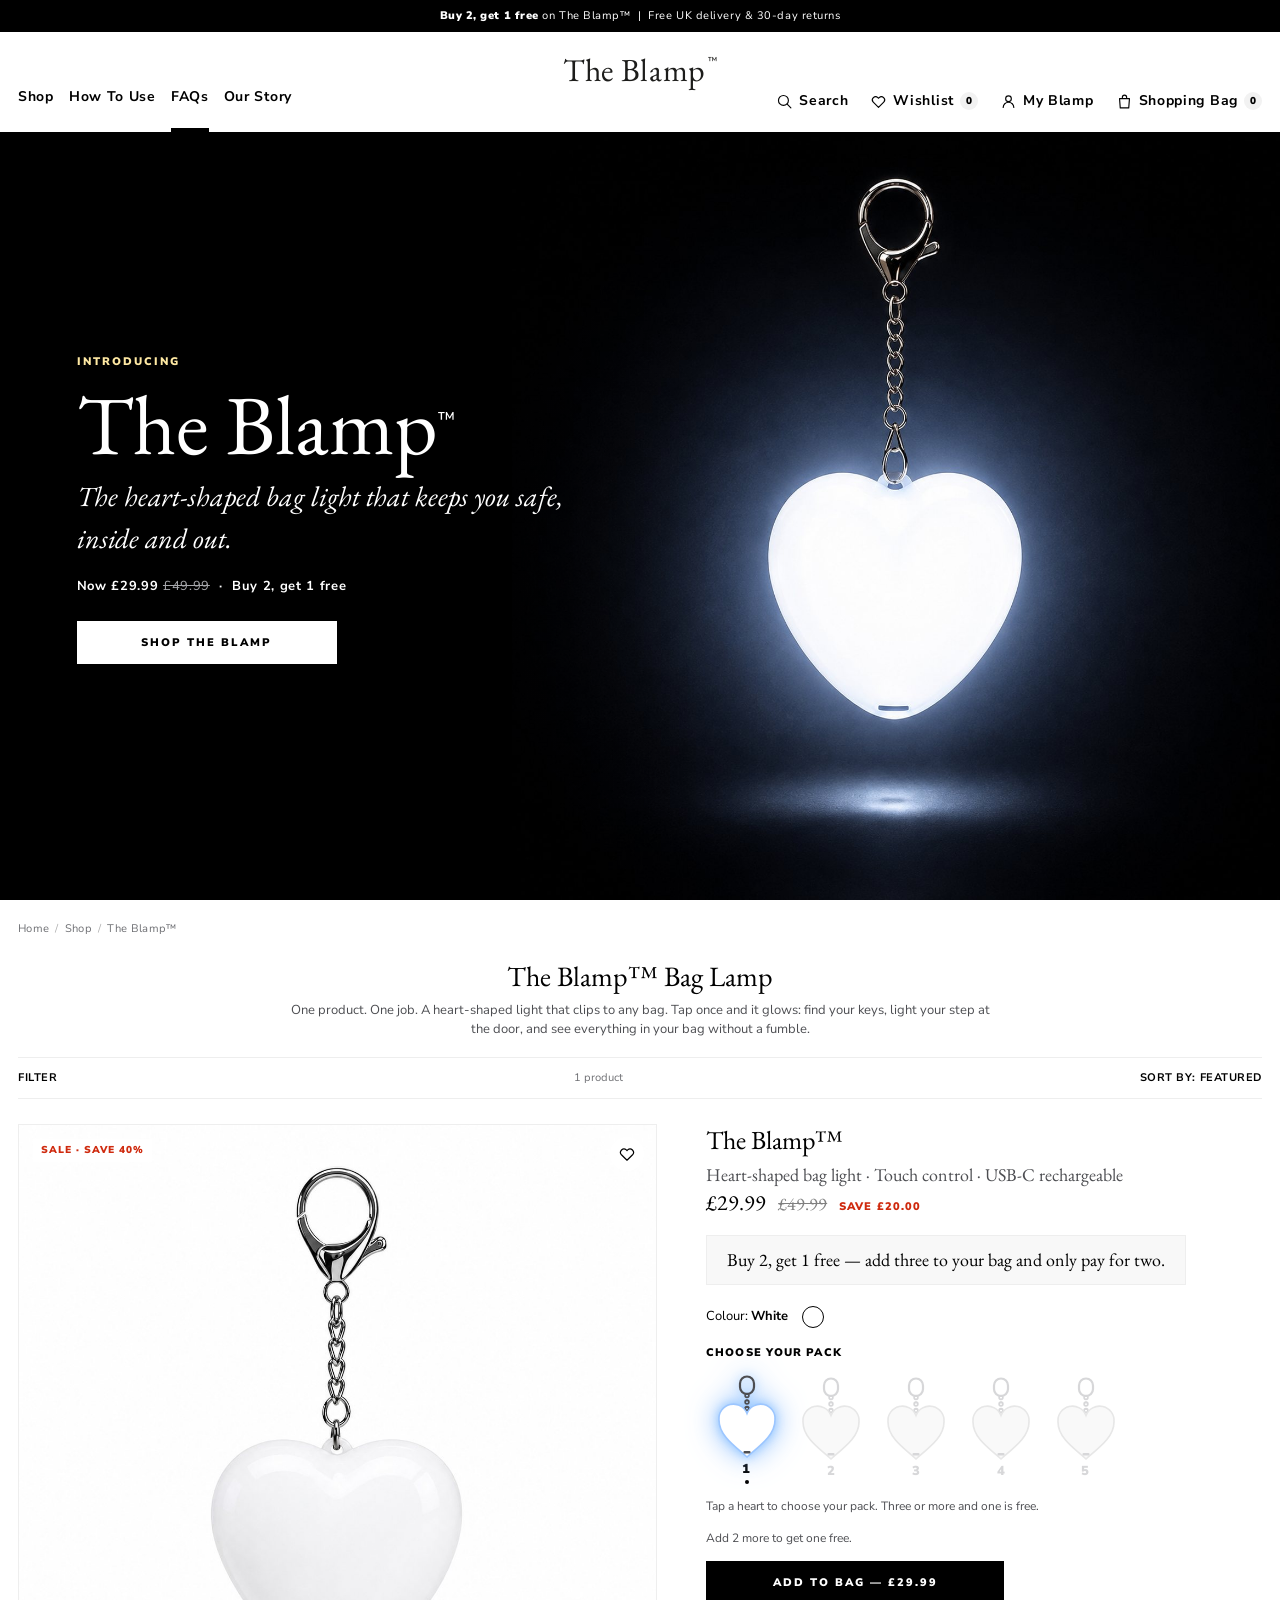
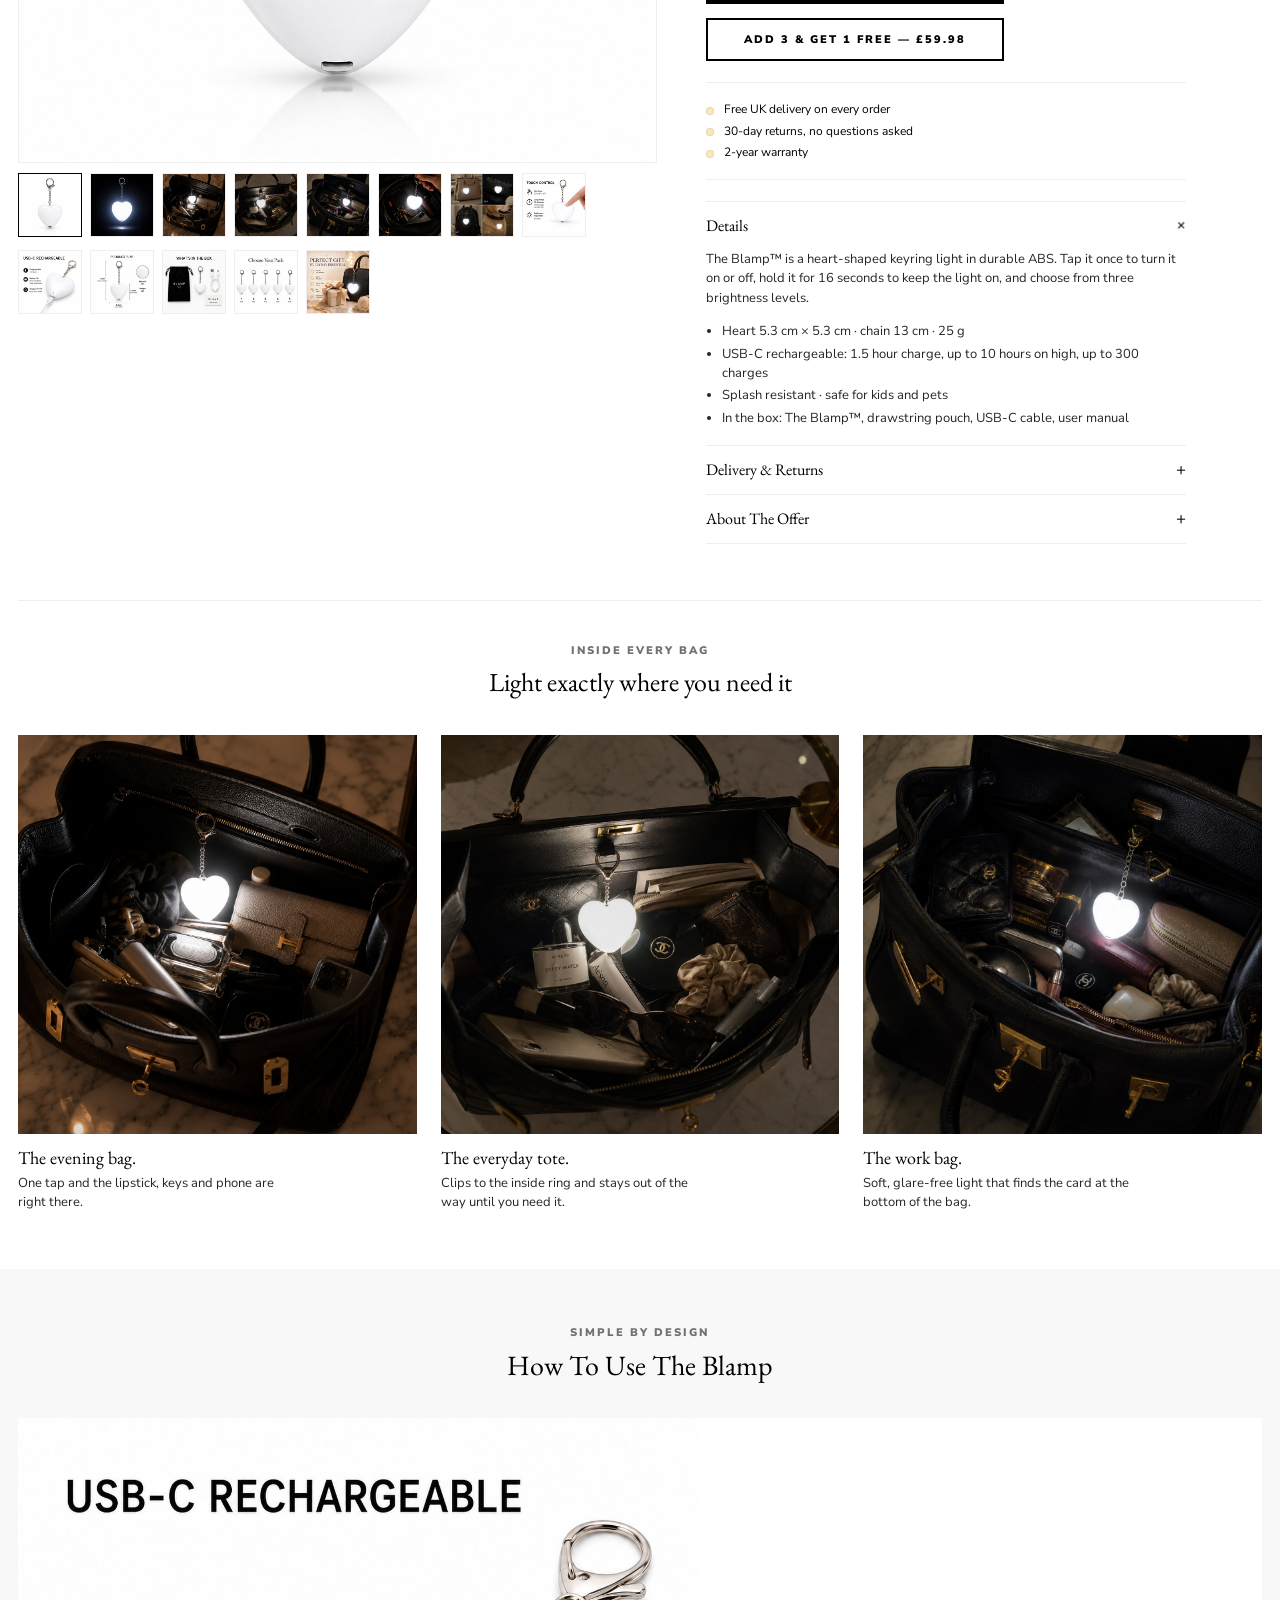
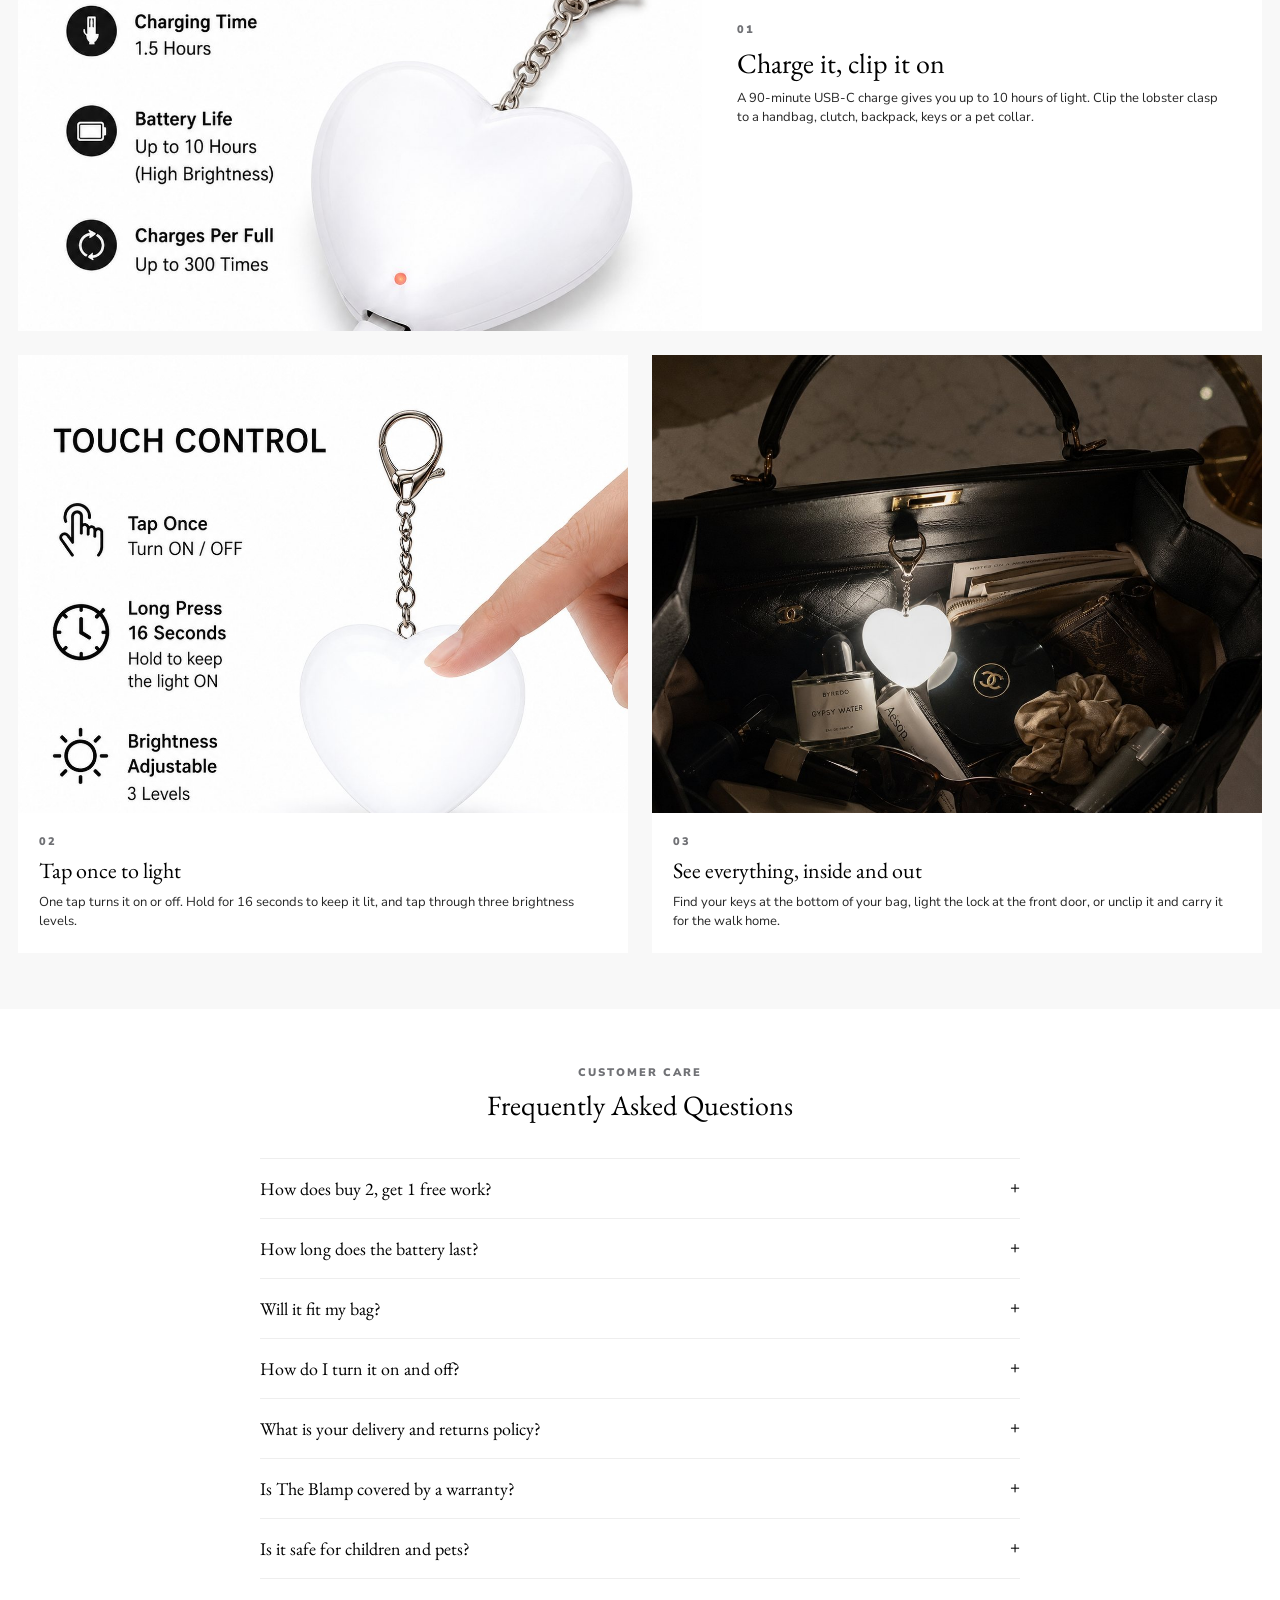
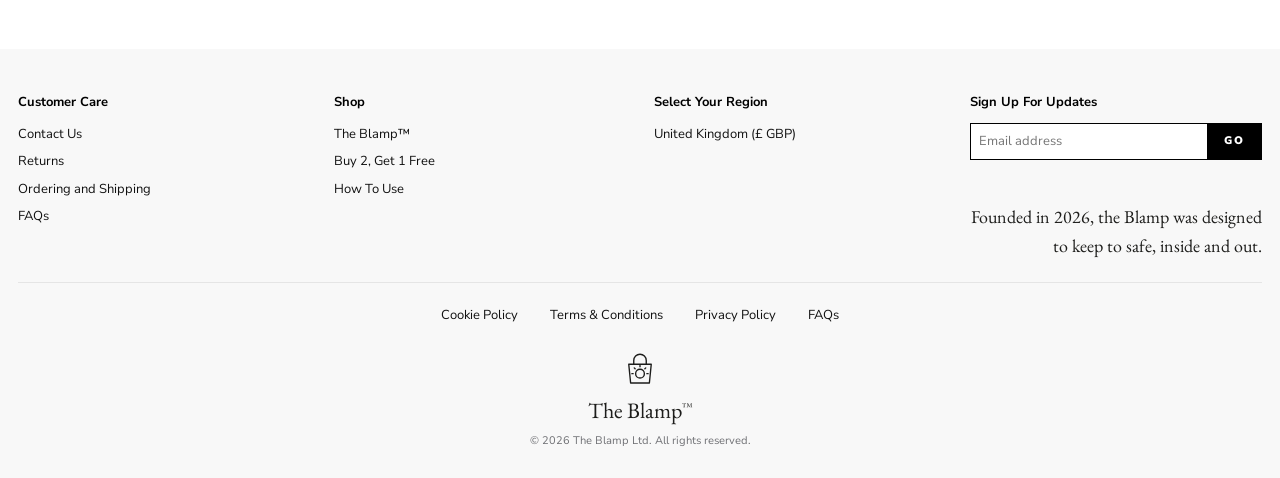
<file: index.html>
<!DOCTYPE html>
<html lang="en-gb">
<head>
  <meta charset="utf-8">
  <meta name="viewport" content="width=device-width, initial-scale=1">
  <title>The Blamp™ | The Bag Lamp – Keeps you safe, inside and out</title>
  <meta name="description" content="The Blamp™ is a heart-shaped, touch-controlled bag light designed to keep you safe, inside and out. £29.99, was £49.99. Buy 2, get 1 free. Free UK delivery.">
  <link rel="icon" href="assets/img/favicon.svg" type="image/svg+xml">
  <link rel="preconnect" href="https://fonts.googleapis.com">
  <link rel="preconnect" href="https://fonts.gstatic.com" crossorigin>
  <link href="https://fonts.googleapis.com/css2?family=EB+Garamond:ital,wght@0,400;0,500;1,400&family=Nunito+Sans:ital,wght@0,400;0,700;0,900;1,400&display=swap" rel="stylesheet">
  <link rel="stylesheet" href="assets/css/styles.css">
  <script type="application/ld+json">
  {
    "@context": "https://schema.org",
    "@type": "Product",
    "name": "The Blamp™",
    "description": "A heart-shaped, touch-controlled, USB-C rechargeable bag light designed to keep you safe, inside and out.",
    "image": "https://thebaglamp.com/assets/img/pdp/pdp-01-front.jpg",
    "brand": { "@type": "Brand", "name": "The Blamp" },
    "offers": {
      "@type": "Offer",
      "priceCurrency": "GBP",
      "price": "29.99",
      "availability": "https://schema.org/InStock",
      "url": "https://thebaglamp.com/#shop"
    }
  }
  </script>
</head>
<body>
<div class="site-wrapper has-site-updates" id="site">

  <a class="skip-link" href="#shop">Skip to product</a>

  <!-- ===================== HEADER ===================== -->
  <div class="site-updates" id="site-updates">
    <p class="site-updates__text"><strong>Buy 2, get 1 free</strong> on The Blamp™ &nbsp;|&nbsp; Free UK delivery &amp; 30-day returns</p>
  </div>

  <header class="site-header site-header--fixed" id="site-header">
    <h1 class="show-for-sr">The Blamp™ – The Bag Lamp</h1>
    <div class="header-wrapper">

      <button class="main-nav__toggler show-for-medium-down" id="mobile-header" aria-label="Open menu" aria-expanded="false" aria-controls="main-nav">
        <span class="icon-burger" aria-hidden="true"><i></i><i></i><i></i></span>
      </button>
      <button class="personal-nav__btn personal-nav__search-mobile show-for-medium-down" data-open-search aria-label="Search">
        <svg class="icon" viewBox="0 0 24 24" aria-hidden="true"><circle cx="10.5" cy="10.5" r="7" fill="none" stroke="currentColor" stroke-width="1.6"/><path d="M15.8 15.8 21 21" stroke="currentColor" stroke-width="1.6" stroke-linecap="round"/></svg>
      </button>

      <a class="site-logo site-logo--medium" href="#top" aria-label="The Blamp home">
        <span class="site-logo__word">The Blamp</span><span class="site-logo__tm">™</span>
      </a>

      <nav class="personal-nav" aria-label="Account and bag">
        <ul class="personal-nav__list">
          <li class="personal-nav__item show-for-large-up">
            <button class="personal-nav__btn" data-open-search>
              <svg class="icon" viewBox="0 0 24 24" aria-hidden="true"><circle cx="10.5" cy="10.5" r="7" fill="none" stroke="currentColor" stroke-width="1.6"/><path d="M15.8 15.8 21 21" stroke="currentColor" stroke-width="1.6" stroke-linecap="round"/></svg>
              <span class="personal-nav__text">Search</span>
            </button>
          </li>
          <li class="personal-nav__item show-for-large-up">
            <button class="personal-nav__btn" data-wishlist-toggle aria-pressed="false">
              <svg class="icon icon-heart" viewBox="0 0 24 24" aria-hidden="true"><path d="M12 20.3 4.6 13a4.6 4.6 0 0 1 6.5-6.5l.9.9.9-.9a4.6 4.6 0 0 1 6.5 6.5z" fill="none" stroke="currentColor" stroke-width="1.6" stroke-linejoin="round"/></svg>
              <span class="personal-nav__text">Wishlist</span>
              <span class="personal-nav__count" data-wishlist-count>0</span>
            </button>
          </li>
          <li class="personal-nav__item show-for-large-up">
            <a class="personal-nav__link" href="#account" data-open-account>
              <svg class="icon" viewBox="0 0 24 24" aria-hidden="true"><circle cx="12" cy="8" r="4" fill="none" stroke="currentColor" stroke-width="1.6"/><path d="M4.5 20.5a7.5 7.5 0 0 1 15 0" fill="none" stroke="currentColor" stroke-width="1.6" stroke-linecap="round"/></svg>
              <span class="personal-nav__text">My Blamp</span>
            </a>
          </li>
          <li class="personal-nav__item">
            <button class="personal-nav__btn personal-nav__bag" data-open-cart aria-label="Open shopping bag">
              <svg class="icon" viewBox="0 0 24 24" aria-hidden="true"><path d="M5 8h14l-1 13H6z" fill="none" stroke="currentColor" stroke-width="1.6" stroke-linejoin="round"/><path d="M9 8V6a3 3 0 0 1 6 0v2" fill="none" stroke="currentColor" stroke-width="1.6"/></svg>
              <span class="personal-nav__text show-for-large-up">Shopping Bag</span>
              <span class="personal-nav__count" data-cart-count>0</span>
            </button>
          </li>
        </ul>
      </nav>

      <nav class="main-nav" id="main-nav" aria-label="Main">
        <ul class="main-nav__list">
          <li class="main-nav__item main-nav__item--selected"><a class="main-nav__link" href="#shop"><span class="main-nav__text">Shop</span></a></li>
          <li class="main-nav__item"><a class="main-nav__link" href="#how-to-use"><span class="main-nav__text">How To Use</span></a></li>
          <li class="main-nav__item"><a class="main-nav__link" href="#faqs"><span class="main-nav__text">FAQs</span></a></li>
          <li class="main-nav__item"><a class="main-nav__link" href="#our-story"><span class="main-nav__text">Our Story</span></a></li>
          <li class="main-nav__item main-nav__item--mobile-only"><a class="main-nav__link" href="#account" data-open-account><span class="main-nav__text">My Blamp</span></a></li>
          <li class="main-nav__item main-nav__item--mobile-only"><button class="main-nav__link" data-wishlist-toggle><span class="main-nav__text">Wishlist (<span data-wishlist-count>0</span>)</span></button></li>
        </ul>
      </nav>

      <div class="search-bar-container" id="search-bar" hidden>
        <form class="search-bar__form" role="search" data-search-form>
          <label class="show-for-sr" for="search-input">Search</label>
          <input class="search-bar__input" id="search-input" type="search" placeholder="Search The Blamp" autocomplete="off">
          <button class="search-bar__btn" type="submit">Search</button>
          <button class="search-bar__close" type="button" data-close-search aria-label="Close search">×</button>
        </form>
        <div class="search-bar__results" data-search-results aria-live="polite"></div>
      </div>
    </div>
  </header>

  <main id="top" class="site-content">

    <!-- ===================== SECTION 1 : COVER ===================== -->
    <section class="cover" id="cover" aria-labelledby="cover-title">
      <div class="cover__media">
        <img class="cover__img" src="assets/img/pdp/hero-glow.jpg" alt="The Blamp heart-shaped bag light glowing in the dark" fetchpriority="high" width="1400" height="1400">
      </div>
      <div class="cover__content">
        <p class="cover__eyebrow">Introducing</p>
        <h2 class="cover__title" id="cover-title">The Blamp<sup>™</sup></h2>
        <p class="cover__subtitle"><em>The heart-shaped bag light that keeps you safe, inside and out.</em></p>
        <p class="cover__offer">Now £29.99 <span class="cover__was">£49.99</span> &nbsp;·&nbsp; Buy 2, get 1 free</p>
        <a class="btn btn--light" href="#shop">Shop The Blamp</a>
      </div>
    </section>

    <!-- ===================== SECTION 2 : PRODUCT BUY BOX ===================== -->
    <section class="product" id="shop" aria-labelledby="product-title">
      <nav class="breadcrumb" aria-label="Breadcrumb">
        <ol class="breadcrumb__list">
          <li><a href="#top">Home</a></li>
          <li><a href="#shop">Shop</a></li>
          <li aria-current="page">The Blamp™</li>
        </ol>
      </nav>

      <div class="plp-header">
        <h2 class="plp-header__title">The Blamp™ Bag Lamp</h2>
        <p class="plp-header__intro">One product. One job. A heart-shaped light that clips to any bag. Tap once and it glows: find your keys, light your step at the door, and see everything in your bag without a fumble.</p>
      </div>

      <div class="plp-toolbar" aria-label="Product list tools">
        <span class="plp-toolbar__filter">Filter</span>
        <span class="plp-toolbar__count">1 product</span>
        <span class="plp-toolbar__sort">Sort by: <strong>Featured</strong></span>
      </div>

      <div class="product__layout">
        <!-- Gallery -->
        <div class="product__gallery">
          <div class="product-tile">
            <span class="product-tile__badge">Sale · Save 40%</span>
            <button class="product-tile__wishlist" data-wishlist-toggle aria-pressed="false" aria-label="Add The Blamp to wishlist">
              <svg class="icon icon-heart" viewBox="0 0 24 24" aria-hidden="true"><path d="M12 20.3 4.6 13a4.6 4.6 0 0 1 6.5-6.5l.9.9.9-.9a4.6 4.6 0 0 1 6.5 6.5z" fill="none" stroke="currentColor" stroke-width="1.6" stroke-linejoin="round"/></svg>
            </button>
            <figure class="product-tile__image">
              <img id="product-main-image" src="assets/img/pdp/pdp-01-front.jpg" alt="The Blamp™ heart-shaped keyring light, front view" width="1200" height="1200">
            </figure>
          </div>
          <ul class="product__thumbs" aria-label="Product images">
            <li><button class="product__thumb is-active" data-image="assets/img/pdp/pdp-01-front.jpg" data-alt="The Blamp™ heart-shaped keyring light, front view"><img src="assets/img/pdp/pdp-01-front-thumb.jpg" alt="" width="120" height="120" loading="lazy"></button></li>
            <li><button class="product__thumb" data-image="assets/img/pdp/pdp-03-glow.jpg" data-alt="The Blamp™ glowing in the dark"><img src="assets/img/pdp/pdp-03-glow-thumb.jpg" alt="" width="120" height="120" loading="lazy"></button></li>
            <li><button class="product__thumb" data-image="assets/img/pdp/lifestyle-01.jpg" data-alt="The Blamp™ lighting the inside of a black leather handbag on a marble table"><img src="assets/img/pdp/lifestyle-01-thumb.jpg" alt="" width="120" height="120" loading="lazy"></button></li>
            <li><button class="product__thumb" data-image="assets/img/pdp/lifestyle-02.jpg" data-alt="The Blamp™ glowing beside perfume, sunglasses and a phone inside a handbag"><img src="assets/img/pdp/lifestyle-02-thumb.jpg" alt="" width="120" height="120" loading="lazy"></button></li>
            <li><button class="product__thumb" data-image="assets/img/pdp/lifestyle-03.jpg" data-alt="The Blamp™ hanging from the clasp inside a black handbag, lighting a purse and lipstick"><img src="assets/img/pdp/lifestyle-03-thumb.jpg" alt="" width="120" height="120" loading="lazy"></button></li>
            <li><button class="product__thumb" data-image="assets/img/pdp/pdp-04-in-bag.jpg" data-alt="The Blamp™ lighting the inside of a handbag"><img src="assets/img/pdp/pdp-04-in-bag-thumb.jpg" alt="" width="120" height="120" loading="lazy"></button></li>
            <li><button class="product__thumb" data-image="assets/img/pdp/pdp-05-everyday.jpg" data-alt="The Blamp™ on a handbag, clutch, backpack and pet collar"><img src="assets/img/pdp/pdp-05-everyday-thumb.jpg" alt="" width="120" height="120" loading="lazy"></button></li>
            <li><button class="product__thumb" data-image="assets/img/pdp/pdp-06-touch.jpg" data-alt="Touch control: tap once to turn on or off, long press to keep the light on, three brightness levels"><img src="assets/img/pdp/pdp-06-touch-thumb.jpg" alt="" width="120" height="120" loading="lazy"></button></li>
            <li><button class="product__thumb" data-image="assets/img/pdp/pdp-07-usb-c.jpg" data-alt="USB-C rechargeable: 1.5 hour charge, up to 10 hours battery life, up to 300 charges"><img src="assets/img/pdp/pdp-07-usb-c-thumb.jpg" alt="" width="120" height="120" loading="lazy"></button></li>
            <li><button class="product__thumb" data-image="assets/img/pdp/pdp-02-size.jpg" data-alt="Product size: heart 5.3 cm wide and high, chain 13 cm, ABS, 25 g"><img src="assets/img/pdp/pdp-02-size-thumb.jpg" alt="" width="120" height="120" loading="lazy"></button></li>
            <li><button class="product__thumb" data-image="assets/img/pdp/pdp-09-box.jpg" data-alt="What is in the box: drawstring pouch, The Blamp™, USB-C cable and user manual"><img src="assets/img/pdp/pdp-09-box-thumb.jpg" alt="" width="120" height="120" loading="lazy"></button></li>
            <li><button class="product__thumb" data-image="assets/img/pdp/pdp-08-packs.jpg" data-alt="Choose your pack: one to five Blamps"><img src="assets/img/pdp/pdp-08-packs-thumb.jpg" alt="" width="120" height="120" loading="lazy"></button></li>
            <li><button class="product__thumb" data-image="assets/img/pdp/pdp-10-gift.jpg" data-alt="The Blamp™ as a gift: durable ABS, splash resistant, safe for kids and pets, lightweight"><img src="assets/img/pdp/pdp-10-gift-thumb.jpg" alt="" width="120" height="120" loading="lazy"></button></li>
          </ul>
        </div>

        <!-- Buy box -->
        <div class="product__details">
          <div class="product-title">
            <h3 class="product-title__name" id="product-title">The Blamp™</h3>
            <p class="product-title__description">Heart-shaped bag light · Touch control · USB-C rechargeable</p>
            <p class="product-title__price">
              <span class="price price--now" data-unit-price="29.99">£29.99</span>
              <span class="was-price">£49.99</span>
              <span class="price__saving">Save £20.00</span>
            </p>
          </div>

          <p class="product-promo-msg">Buy 2, get 1 free — add three to your bag and only pay for two.</p>

          <div class="product-colour">
            <span class="product-colour__label">Colour: <strong>White</strong></span>
            <ul class="product-colour__swatches">
              <li><span class="swatch swatch--selected" style="--swatch:#ffffff" title="White"></span></li>
            </ul>
          </div>

          <form class="product-add" data-add-form>
            <div class="heart-picker" data-heart-picker role="group" aria-label="Choose how many Blamps">
              <span class="product-add__label" id="heart-picker-label">Choose your pack</span>
              <svg width="0" height="0" style="position:absolute" aria-hidden="true"><defs>
                <symbol id="blamp-heart" viewBox="0 0 64 88">
                  <path class="heart-clasp" d="M32 3.5a7 7 0 0 1 7 7v3.5a7 7 0 0 1-14 0V10.5a7 7 0 0 1 7-7z" fill="none" stroke="currentColor" stroke-width="2.2"/>
                  <path class="heart-chain" d="M32 21v3M32 27.5v3M32 34v3" fill="none" stroke="currentColor" stroke-width="2.2" stroke-linecap="round" stroke-dasharray="0.1 3.2"/>
                  <circle class="heart-chain" cx="32" cy="22.5" r="1.9" fill="none" stroke="currentColor" stroke-width="1.6"/>
                  <circle class="heart-chain" cx="32" cy="29" r="1.9" fill="none" stroke="currentColor" stroke-width="1.6"/>
                  <circle class="heart-chain" cx="32" cy="35.5" r="1.9" fill="none" stroke="currentColor" stroke-width="1.6"/>
                  <path class="heart-body" d="M32 84C21 74 4 63 4 47a14.5 14.5 0 0 1 28-6.5A14.5 14.5 0 0 1 60 47c0 16-17 27-28 37z" style="fill:var(--heart-fill,#f2f2f2);stroke:var(--heart-stroke,#c9c9c9);stroke-width:1.6"/>
                  <path class="heart-shine" d="M14 46c0-6 4-11 9-12" fill="none" stroke="#fff" stroke-width="2.4" stroke-linecap="round" style="opacity:var(--heart-shine,0)"/>
                  <rect class="heart-port" x="28.5" y="78" width="7" height="2.4" rx="1" fill="currentColor"/>
                </symbol>
              </defs></svg>
              <div class="heart-picker__row">
                <button class="heart-picker__heart is-lit" type="button" data-heart="1" aria-pressed="true" aria-label="1 Blamp">
                  <svg class="heart-picker__svg" viewBox="0 0 64 88" aria-hidden="true"><use href="#blamp-heart"/></svg>
                  <span class="heart-picker__num">1</span>
                </button>
                <button class="heart-picker__heart" type="button" data-heart="2" aria-pressed="false" aria-label="2 Blamps">
                  <svg class="heart-picker__svg" viewBox="0 0 64 88" aria-hidden="true"><use href="#blamp-heart"/></svg>
                  <span class="heart-picker__num">2</span>
                </button>
                <button class="heart-picker__heart" type="button" data-heart="3" aria-pressed="false" aria-label="3 Blamps">
                  <svg class="heart-picker__svg" viewBox="0 0 64 88" aria-hidden="true"><use href="#blamp-heart"/></svg>
                  <span class="heart-picker__num">3</span>
                </button>
                <button class="heart-picker__heart" type="button" data-heart="4" aria-pressed="false" aria-label="4 Blamps">
                  <svg class="heart-picker__svg" viewBox="0 0 64 88" aria-hidden="true"><use href="#blamp-heart"/></svg>
                  <span class="heart-picker__num">4</span>
                </button>
                <button class="heart-picker__heart" type="button" data-heart="5" aria-pressed="false" aria-label="5 Blamps">
                  <svg class="heart-picker__svg" viewBox="0 0 64 88" aria-hidden="true"><use href="#blamp-heart"/></svg>
                  <span class="heart-picker__num">5</span>
                </button>
              </div>
              <input type="hidden" id="product-qty" value="1">
              <p class="heart-picker__caption">Tap a heart to choose your pack. Three or more and one is free.</p>
            </div>
            <p class="product-add__hint" data-qty-hint>Add 2 more to get one free.</p>
            <button class="btn btn--primary" type="submit" data-add-to-bag>Add To Bag</button>
            <button class="btn btn--secondary" type="button" data-add-bundle>Add 3 &amp; Get 1 Free — £59.98</button>
          </form>

          <ul class="product-usp">
            <li>Free UK delivery on every order</li>
            <li>30-day returns, no questions asked</li>
            <li>2-year warranty</li>
          </ul>

          <div class="accordion product-tabs" data-accordion>
            <div class="accordion-navigation">
              <button class="accordion__trigger" aria-expanded="true" aria-controls="acc-details">Details</button>
              <div class="accordion__content" id="acc-details">
                <p>The Blamp™ is a heart-shaped keyring light in durable ABS. Tap it once to turn it on or off, hold it for 16 seconds to keep the light on, and choose from three brightness levels.</p>
                <ul>
                  <li>Heart 5.3 cm × 5.3 cm · chain 13 cm · 25 g</li>
                  <li>USB-C rechargeable: 1.5 hour charge, up to 10 hours on high, up to 300 charges</li>
                  <li>Splash resistant · safe for kids and pets</li>
                  <li>In the box: The Blamp™, drawstring pouch, USB-C cable, user manual</li>
                </ul>
              </div>
            </div>
            <div class="accordion-navigation">
              <button class="accordion__trigger" aria-expanded="false" aria-controls="acc-delivery">Delivery &amp; Returns</button>
              <div class="accordion__content" id="acc-delivery" hidden>
                <p>Free standard UK delivery (2–4 working days). Next-day delivery available at checkout for £4.95. International delivery is coming soon.</p>
                <p>Not for you? Return it within 30 days for a full refund.</p>
              </div>
            </div>
            <div class="accordion-navigation">
              <button class="accordion__trigger" aria-expanded="false" aria-controls="acc-offer">About The Offer</button>
              <div class="accordion__content" id="acc-offer" hidden>
                <p>Buy 2, get 1 free is applied automatically in your bag. For every three Blamps you add, the cheapest one is free. No code needed.</p>
              </div>
            </div>
          </div>
        </div>
      </div>

      <div class="product-blocks" aria-labelledby="product-blocks-title">
        <div class="section-heading">
          <p class="section-heading__eyebrow">Inside every bag</p>
          <h3 class="section-heading__title product-blocks__title" id="product-blocks-title">Light exactly where you need it</h3>
        </div>
        <ul class="product-blocks__grid">
          <li class="product-blocks__item">
            <figure class="product-blocks__media"><img src="assets/img/pdp/lifestyle-01.jpg" alt="The Blamp™ lighting the inside of a black leather handbag on a marble table" width="1200" height="1200" loading="lazy"></figure>
            <p class="product-blocks__caption"><strong>The evening bag.</strong> One tap and the lipstick, keys and phone are right there.</p>
          </li>
          <li class="product-blocks__item">
            <figure class="product-blocks__media"><img src="assets/img/pdp/lifestyle-02.jpg" alt="The Blamp™ glowing beside perfume, sunglasses and a phone inside a handbag" width="1200" height="1200" loading="lazy"></figure>
            <p class="product-blocks__caption"><strong>The everyday tote.</strong> Clips to the inside ring and stays out of the way until you need it.</p>
          </li>
          <li class="product-blocks__item">
            <figure class="product-blocks__media"><img src="assets/img/pdp/lifestyle-03.jpg" alt="The Blamp™ hanging from the clasp inside a black handbag, lighting a purse and lipstick" width="1200" height="1200" loading="lazy"></figure>
            <p class="product-blocks__caption"><strong>The work bag.</strong> Soft, glare-free light that finds the card at the bottom of the bag.</p>
          </li>
        </ul>
      </div>
    </section>

    <!-- ===================== SECTION 3 : HOW TO USE ===================== -->
    <section class="how-to" id="how-to-use" aria-labelledby="how-to-title">
      <div class="section-heading">
        <p class="section-heading__eyebrow">Simple by design</p>
        <h2 class="section-heading__title" id="how-to-title">How To Use The Blamp</h2>
      </div>

      <div class="how-to__grid">
        <article class="how-to__card how-to__card--wide">
          <figure class="how-to__media" data-image-slot="how-to-1">
            <img src="assets/img/pdp/pdp-07-usb-c.jpg" alt="The Blamp charging over USB-C" width="1200" height="1200" loading="lazy" style="object-position:50% 70%">
          </figure>
          <div class="how-to__body">
            <span class="how-to__step">01</span>
            <h3 class="how-to__title">Charge it, clip it on</h3>
            <p>A 90-minute USB-C charge gives you up to 10 hours of light. Clip the lobster clasp to a handbag, clutch, backpack, keys or a pet collar.</p>
          </div>
        </article>

        <article class="how-to__card">
          <figure class="how-to__media" data-image-slot="how-to-2">
            <img src="assets/img/pdp/pdp-06-touch.jpg" alt="A finger tapping The Blamp to turn it on" width="1200" height="1200" loading="lazy" style="object-position:50% 85%">
          </figure>
          <div class="how-to__body">
            <span class="how-to__step">02</span>
            <h3 class="how-to__title">Tap once to light</h3>
            <p>One tap turns it on or off. Hold for 16 seconds to keep it lit, and tap through three brightness levels.</p>
          </div>
        </article>

        <article class="how-to__card">
          <figure class="how-to__media" data-image-slot="how-to-3">
            <img src="assets/img/pdp/lifestyle-02.jpg" alt="The Blamp lighting up perfume, sunglasses and a phone inside a handbag" width="1200" height="1200" loading="lazy">
          </figure>
          <div class="how-to__body">
            <span class="how-to__step">03</span>
            <h3 class="how-to__title">See everything, inside and out</h3>
            <p>Find your keys at the bottom of your bag, light the lock at the front door, or unclip it and carry it for the walk home.</p>
          </div>
        </article>
      </div>
    </section>

    <!-- ===================== SECTION 4 : FAQS ===================== -->
    <section class="faqs" id="faqs" aria-labelledby="faqs-title">
      <div class="section-heading">
        <p class="section-heading__eyebrow">Customer care</p>
        <h2 class="section-heading__title" id="faqs-title">Frequently Asked Questions</h2>
      </div>

      <div class="accordion faqs__accordion" data-accordion>
        <div class="accordion-navigation">
          <button class="accordion__trigger" aria-expanded="false" aria-controls="faq-1">How does buy 2, get 1 free work?</button>
          <div class="accordion__content" id="faq-1" hidden><p>Add three Blamps to your bag and the third is automatically free at checkout. You can do this as many times as you like — six Blamps means two are free.</p></div>
        </div>
        <div class="accordion-navigation">
          <button class="accordion__trigger" aria-expanded="false" aria-controls="faq-2">How long does the battery last?</button>
          <div class="accordion__content" id="faq-2" hidden><p>Up to 10 hours on the highest brightness, and longer on the lower two. A full charge takes about 90 minutes over USB-C, and the battery is good for up to 300 charges.</p></div>
        </div>
        <div class="accordion-navigation">
          <button class="accordion__trigger" aria-expanded="false" aria-controls="faq-3">Will it fit my bag?</button>
          <div class="accordion__content" id="faq-3" hidden><p>Yes. The lobster clasp clips to any ring, zip pull or strap, and at 25 g and 5.3 cm across it sits happily on a micro bag, a clutch, a backpack or a pet collar.</p></div>
        </div>
        <div class="accordion-navigation">
          <button class="accordion__trigger" aria-expanded="false" aria-controls="faq-4">How do I turn it on and off?</button>
          <div class="accordion__content" id="faq-4" hidden><p>Tap the heart once to turn it on, and once more to turn it off. Hold it for 16 seconds to keep the light on, and tap to cycle through three brightness levels. It only lights when you tap it, so it stays off in your bag until you need it.</p></div>
        </div>
        <div class="accordion-navigation">
          <button class="accordion__trigger" aria-expanded="false" aria-controls="faq-5">What is your delivery and returns policy?</button>
          <div class="accordion__content" id="faq-5" hidden><p>Standard UK delivery is free and takes 2–4 working days. If you change your mind, return it within 30 days for a full refund.</p></div>
        </div>
        <div class="accordion-navigation">
          <button class="accordion__trigger" aria-expanded="false" aria-controls="faq-6">Is The Blamp covered by a warranty?</button>
          <div class="accordion__content" id="faq-6" hidden><p>Every Blamp comes with a two-year warranty covering the battery, the touch switch and the clasp.</p></div>
        </div>
        <div class="accordion-navigation">
          <button class="accordion__trigger" aria-expanded="false" aria-controls="faq-7">Is it safe for children and pets?</button>
          <div class="accordion__content" id="faq-7" hidden><p>Yes. The shell is durable ABS with no sharp edges, it is splash resistant, and there are no small removable parts. It makes a lovely collar light for evening dog walks.</p></div>
        </div>
      </div>
    </section>

    <!-- ===================== SECTION 5 : FOOTER ===================== -->
    <footer class="site-footer" id="our-story">
      <div class="footer-links__holder">
        <div class="footer-links footer-links--left">
          <nav class="footer-links" aria-label="Customer care">
            <ul class="footer-links__list">
              <li class="footer-links__item footer-links__item--has-children">
                <span class="footer-links__link">Customer Care</span>
                <ul class="footer-links-sub__list">
                  <li><a class="footer-links-sub__link" href="mailto:hello@thebaglamp.com">Contact Us</a></li>
                  <li><a class="footer-links-sub__link" href="#faqs">Returns</a></li>
                  <li><a class="footer-links-sub__link" href="#faqs">Ordering and Shipping</a></li>
                  <li><a class="footer-links-sub__link" href="#faqs">FAQs</a></li>
                </ul>
              </li>
              <li class="footer-links__item footer-links__item--has-children">
                <span class="footer-links__link">Shop</span>
                <ul class="footer-links-sub__list">
                  <li><a class="footer-links-sub__link" href="#shop">The Blamp™</a></li>
                  <li><a class="footer-links-sub__link" href="#shop">Buy 2, Get 1 Free</a></li>
                  <li><a class="footer-links-sub__link" href="#how-to-use">How To Use</a></li>
                </ul>
              </li>
            </ul>
          </nav>
        </div>

        <div class="footer-links footer-links--right">
          <nav class="footer-links" aria-label="About and region">
            <ul class="footer-links__list">
              <li class="footer-links__item footer-links__item--has-children">
                <span class="footer-links__link">Select Your Region</span>
                <ul class="footer-links-sub__list">
                  <li><a class="footer-links-sub__link country-selector" href="#top">United Kingdom (£ GBP)</a></li>
                </ul>
              </li>
              <li class="footer-links__item footer-links__item--has-children footer-links__item--signup">
                <span class="footer-links__link">Sign Up For Updates</span>
                <form class="footer-signup" data-signup-form>
                  <label class="show-for-sr" for="signup-email">Email address</label>
                  <input class="footer-signup__input" id="signup-email" type="email" placeholder="Email address" required>
                  <button class="footer-signup__btn" type="submit">Go</button>
                </form>
                <p class="footer-signup__msg" data-signup-msg aria-live="polite"></p>
              </li>
              <li class="footer-links__item footer-links__item--story">
                <p class="footer-story">Founded in 2026, the Blamp was designed to keep to safe, inside and out.</p>
              </li>
            </ul>
          </nav>
        </div>
      </div>

      <div class="footer__nav footer__agreement-nav">
        <ul class="footer-links-sub__list footer-links-sub__list--inline">
          <li><a class="footer-links-sub__link" href="#top">Cookie Policy</a></li>
          <li><a class="footer-links-sub__link" href="#top">Terms &amp; Conditions</a></li>
          <li><a class="footer-links-sub__link" href="#top">Privacy Policy</a></li>
          <li><a class="footer-links-sub__link" href="#faqs">FAQs</a></li>
        </ul>
        <div class="footer__brand">
          <img class="footer__symbol" src="assets/img/logo.svg" alt="" width="40" height="40">
          <span class="footer__wordmark">The Blamp<sup>™</sup></span>
          <p class="footer__copyright">© 2026 The Blamp Ltd. All rights reserved.</p>
        </div>
      </div>
    </footer>
  </main>

  <!-- ===================== CART DRAWER ===================== -->
  <div class="overlay" data-overlay hidden></div>

  <aside class="cart" id="cart" aria-label="Shopping bag" aria-hidden="true" hidden>
    <div class="cart__header">
      <h2 class="cart__title">Shopping Bag <span class="cart__count">(<span data-cart-count>0</span>)</span></h2>
      <button class="cart__close" data-close-cart aria-label="Close shopping bag">×</button>
    </div>
    <div class="cart__body">
      <div class="cart__empty" data-cart-empty>
        <p>Your shopping bag is empty.</p>
        <a class="btn btn--primary" href="#shop" data-close-cart>Shop The Blamp</a>
      </div>
      <ul class="cart__items" data-cart-items></ul>
      <p class="cart__offer-hint" data-offer-hint hidden></p>
    </div>
    <div class="cart__footer" data-cart-footer hidden>
      <dl class="cart__totals">
        <div><dt>Subtotal</dt><dd data-cart-subtotal>£0.00</dd></div>
        <div class="cart__totals-discount" data-discount-row hidden><dt>Buy 2, get 1 free</dt><dd data-cart-discount>−£0.00</dd></div>
        <div><dt>Delivery</dt><dd>Free</dd></div>
        <div class="cart__totals-total"><dt>Total</dt><dd data-cart-total>£0.00</dd></div>
      </dl>
      <button class="btn btn--primary" data-open-checkout>Checkout</button>
      <button class="btn btn--secondary" data-close-cart>Continue Shopping</button>
    </div>
  </aside>

  <!-- ===================== CHECKOUT ===================== -->
  <div class="checkout" id="checkout" role="dialog" aria-modal="true" aria-labelledby="checkout-title" hidden>
    <div class="checkout__inner">
      <button class="checkout__close" data-close-checkout aria-label="Close checkout">×</button>

      <div class="checkout__step" data-checkout-step="form">
        <h2 class="checkout__title" id="checkout-title">Checkout</h2>
        <div class="checkout__layout">
          <form class="checkout__form" data-checkout-form novalidate>
            <fieldset>
              <legend>Contact</legend>
              <label>Email address <input type="email" name="email" autocomplete="email" required></label>
            </fieldset>
            <fieldset>
              <legend>Delivery Address</legend>
              <div class="form-row">
                <label>First name <input type="text" name="firstName" autocomplete="given-name" required></label>
                <label>Last name <input type="text" name="lastName" autocomplete="family-name" required></label>
              </div>
              <label>Address line 1 <input type="text" name="address1" autocomplete="address-line1" required></label>
              <label>Address line 2 <span class="optional">(optional)</span> <input type="text" name="address2" autocomplete="address-line2"></label>
              <div class="form-row">
                <label>Town / City <input type="text" name="city" autocomplete="address-level2" required></label>
                <label>Postcode <input type="text" name="postcode" autocomplete="postal-code" required></label>
              </div>
              <label>Country <select name="country"><option value="GB" selected>United Kingdom</option></select></label>
              <label>Phone <span class="optional">(for delivery updates)</span> <input type="tel" name="phone" autocomplete="tel"></label>
            </fieldset>
            <fieldset>
              <legend>Delivery Method</legend>
              <label class="radio"><input type="radio" name="delivery" value="0" checked> Standard (2–4 working days) — <strong>Free</strong></label>
              <label class="radio"><input type="radio" name="delivery" value="4.95"> Next day — <strong>£4.95</strong></label>
            </fieldset>
            <fieldset>
              <legend>Payment</legend>
              <label>Name on card <input type="text" name="cardName" autocomplete="cc-name" required></label>
              <label>Card number <input type="text" name="cardNumber" inputmode="numeric" autocomplete="cc-number" placeholder="1234 5678 9012 3456" required></label>
              <div class="form-row">
                <label>Expiry <input type="text" name="cardExpiry" inputmode="numeric" autocomplete="cc-exp" placeholder="MM / YY" required></label>
                <label>CVC <input type="text" name="cardCvc" inputmode="numeric" autocomplete="cc-csc" placeholder="123" required></label>
              </div>
              <p class="checkout__secure">Secure checkout. Card details are encrypted and never stored.</p>
            </fieldset>
            <p class="checkout__error" data-checkout-error role="alert" hidden></p>
            <button class="btn btn--primary" type="submit" data-place-order>Place Order</button>
          </form>

          <aside class="checkout__summary">
            <h3 class="checkout__summary-title">Order Summary</h3>
            <ul class="checkout__items" data-checkout-items></ul>
            <dl class="cart__totals">
              <div><dt>Subtotal</dt><dd data-cart-subtotal>£0.00</dd></div>
              <div class="cart__totals-discount" data-discount-row hidden><dt>Buy 2, get 1 free</dt><dd data-cart-discount>−£0.00</dd></div>
              <div><dt>Delivery</dt><dd data-checkout-delivery>Free</dd></div>
              <div class="cart__totals-total"><dt>Total</dt><dd data-checkout-total>£0.00</dd></div>
            </dl>
          </aside>
        </div>
      </div>

      <div class="checkout__step checkout__confirm" data-checkout-step="confirm" hidden>
        <img class="checkout__confirm-symbol" src="assets/img/logo.svg" alt="" width="56" height="56">
        <h2 class="checkout__title">Thank you for your order</h2>
        <p class="checkout__confirm-ref">Order reference <strong data-order-ref></strong></p>
        <p data-order-summary></p>
        <p>We've emailed a confirmation to <strong data-order-email></strong>. Your Blamp will be with you in 2–4 working days.</p>
        <button class="btn btn--primary" data-close-checkout>Continue Shopping</button>
      </div>
    </div>
  </div>

  <!-- ===================== ACCOUNT (placeholder) ===================== -->
  <div class="modal" id="account" role="dialog" aria-modal="true" aria-labelledby="account-title" hidden>
    <div class="modal__inner">
      <button class="modal__close" data-close-account aria-label="Close">×</button>
      <h2 class="modal__title" id="account-title">My Blamp</h2>
      <p>Accounts are coming soon. For now, every order is confirmed by email and you can track it from the link in that email.</p>
      <form class="modal__form" data-signup-form>
        <label class="show-for-sr" for="account-email">Email address</label>
        <input id="account-email" type="email" placeholder="Email address" required>
        <button class="btn btn--primary" type="submit">Notify Me</button>
        <p class="footer-signup__msg" data-signup-msg aria-live="polite"></p>
      </form>
    </div>
  </div>

  <div class="toast" data-toast role="status" aria-live="polite" hidden></div>
</div>
<script src="assets/js/store.js" defer></script>
</body>
</html>
</file>
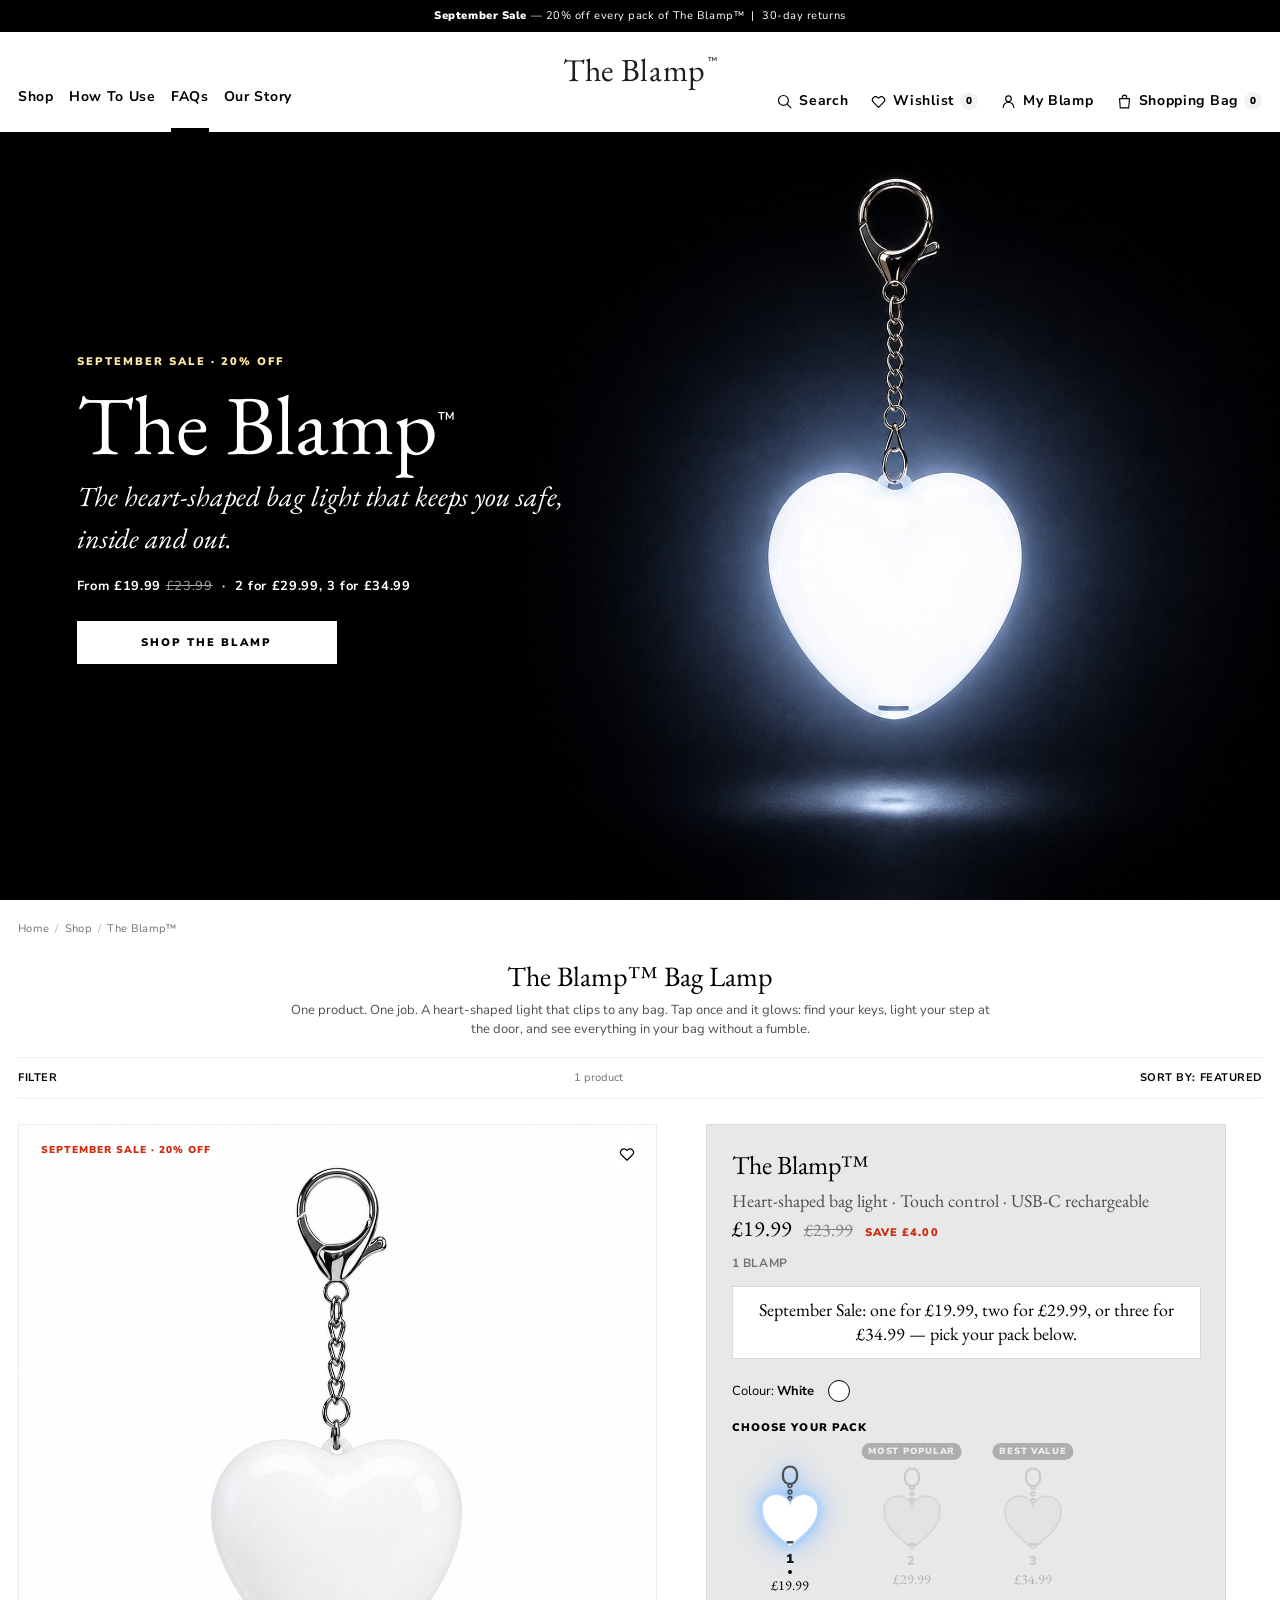
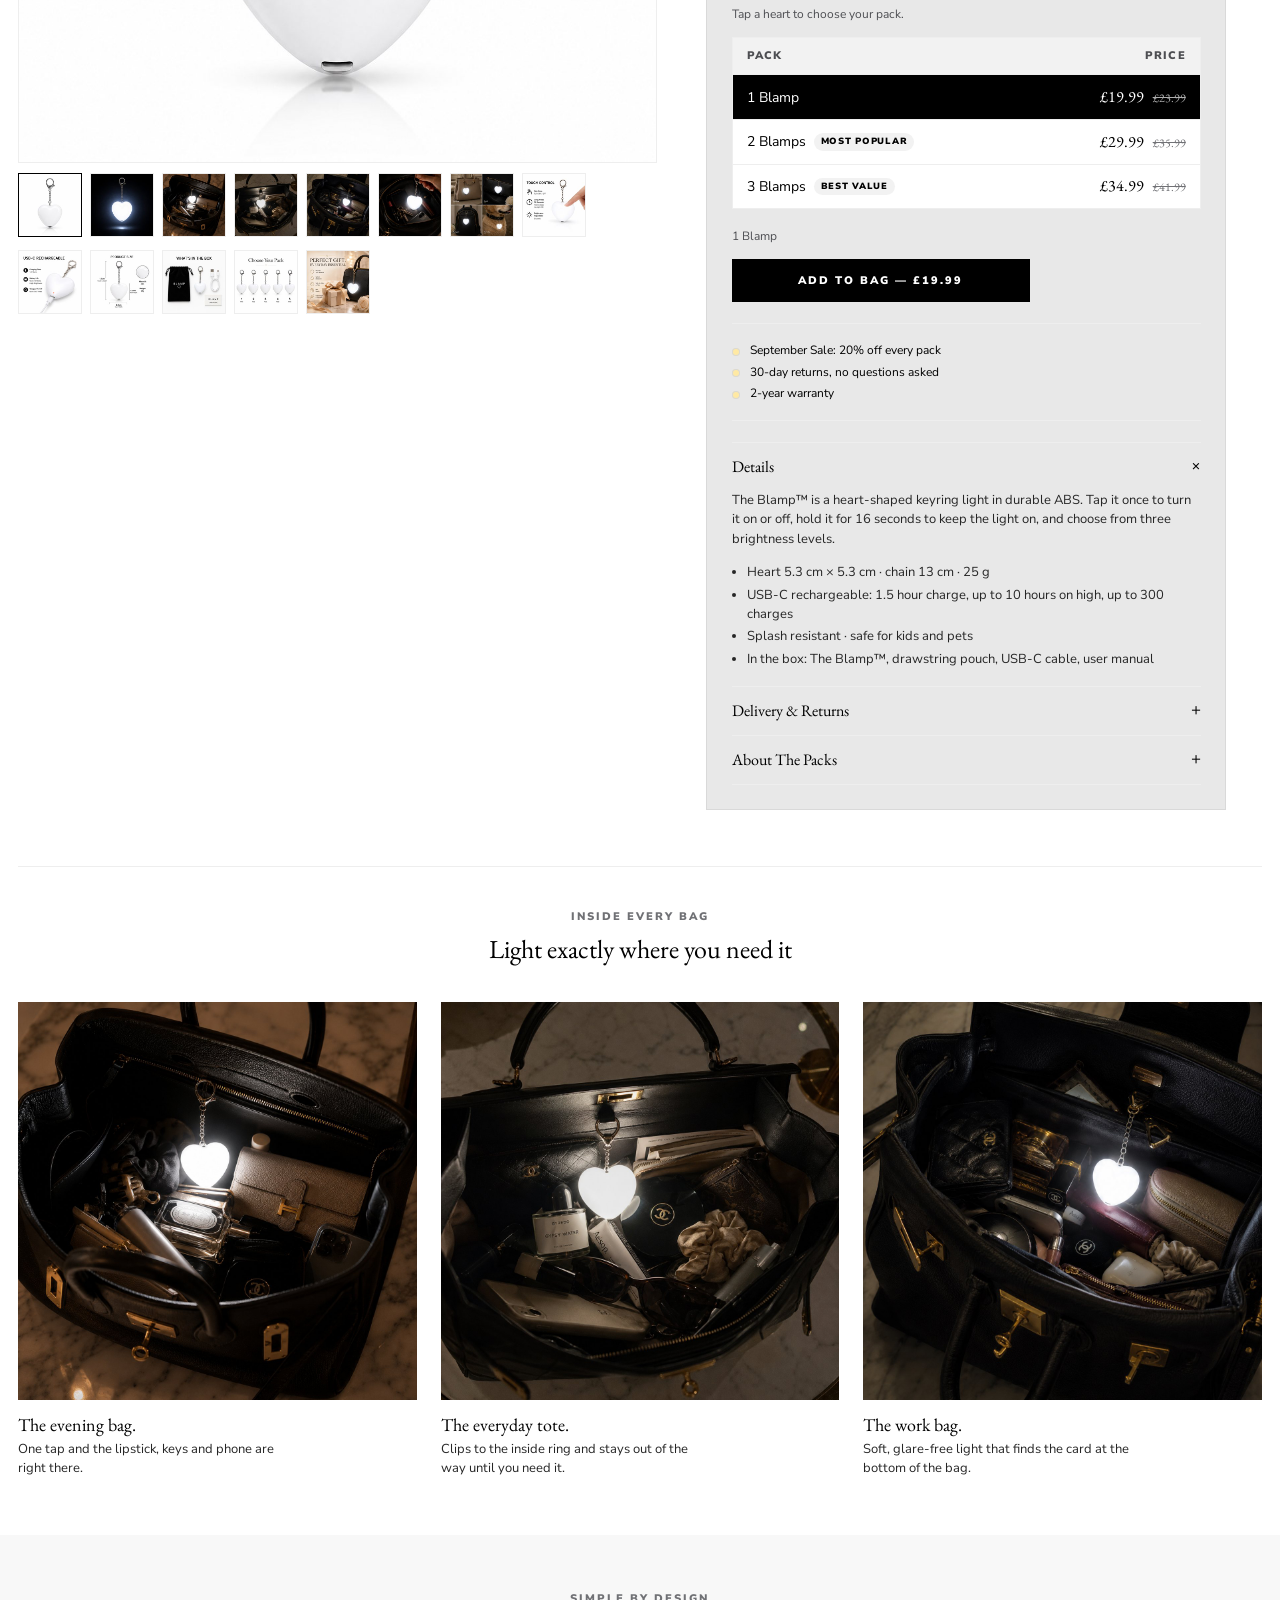
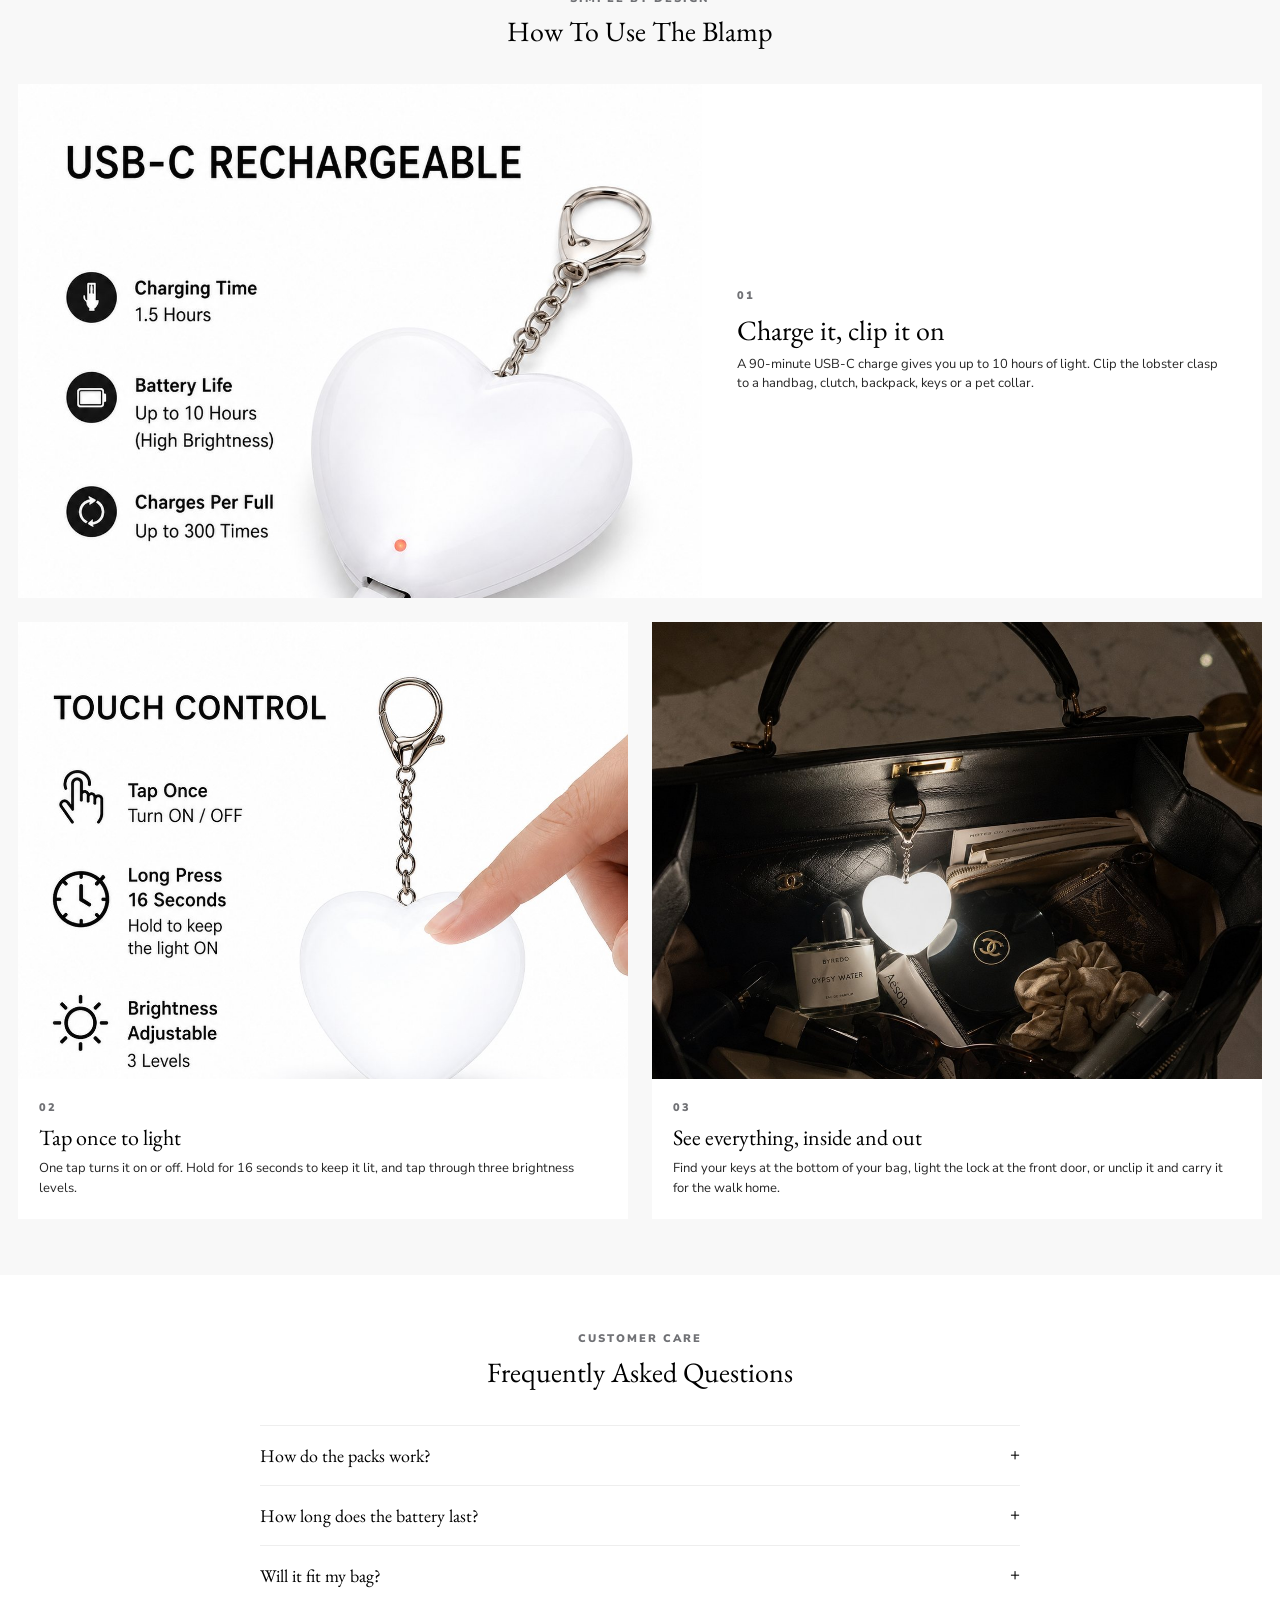
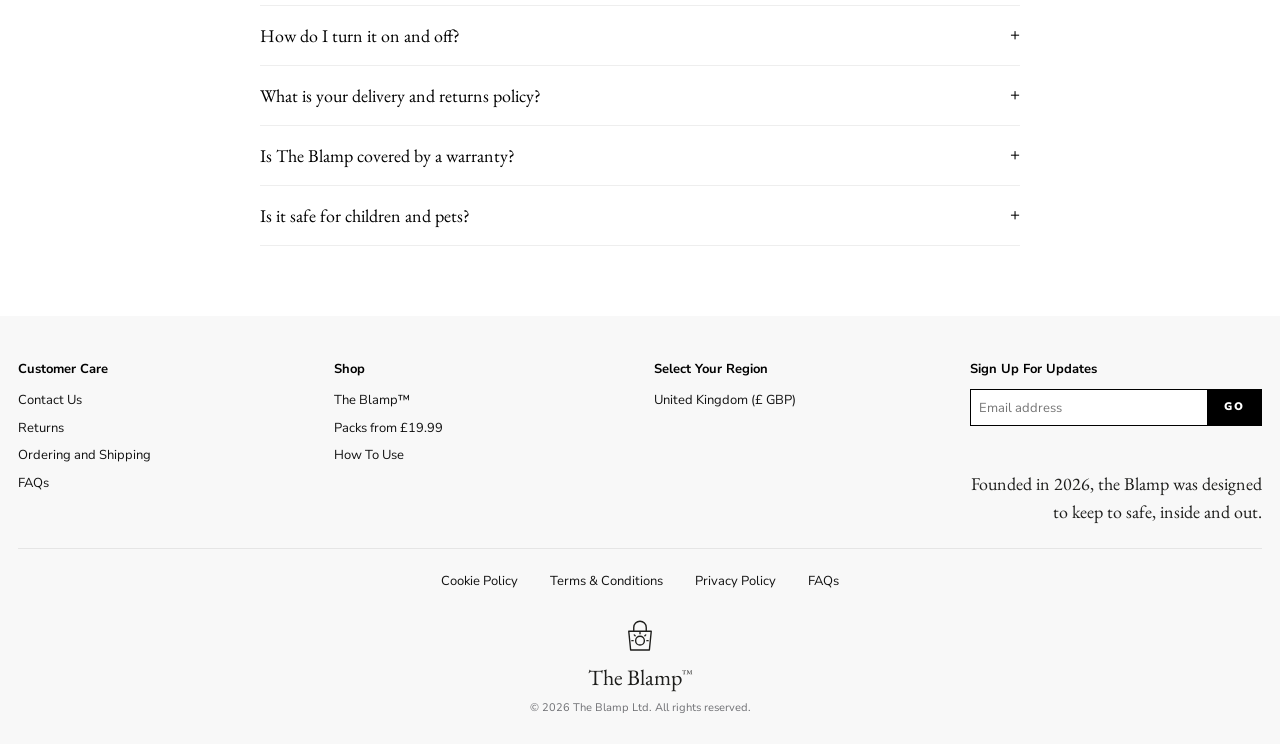
<file: static-site/index.html>
<!DOCTYPE html>
<html lang="en-gb">
<head>
  <meta charset="utf-8">
  <meta name="viewport" content="width=device-width, initial-scale=1">
  <title>The Blamp™ | The Bag Lamp – Keeps you safe, inside and out</title>
  <meta name="description" content="The Blamp™ is a heart-shaped, touch-controlled bag light designed to keep you safe, inside and out. September Sale: one for £19.99, two for £29.99, three for £34.99.">
  <link rel="icon" href="assets/img/favicon.svg" type="image/svg+xml">
  <link rel="preconnect" href="https://fonts.googleapis.com">
  <link rel="preconnect" href="https://fonts.gstatic.com" crossorigin>
  <link href="https://fonts.googleapis.com/css2?family=EB+Garamond:ital,wght@0,400;0,500;1,400&family=Nunito+Sans:ital,wght@0,400;0,700;0,900;1,400&display=swap" rel="stylesheet">
  <link rel="stylesheet" href="assets/css/styles.css">
  <script type="application/ld+json">
  {
    "@context": "https://schema.org",
    "@type": "Product",
    "name": "The Blamp™",
    "description": "A heart-shaped, touch-controlled, USB-C rechargeable bag light designed to keep you safe, inside and out.",
    "image": "https://thebaglamp.com/assets/img/pdp/pdp-01-front.jpg",
    "brand": { "@type": "Brand", "name": "The Blamp" },
    "offers": {
      "@type": "Offer",
      "priceCurrency": "GBP",
      "price": "19.99",
      "availability": "https://schema.org/InStock",
      "url": "https://thebaglamp.com/#shop"
    }
  }
  </script>
</head>
<body>
<div class="site-wrapper has-site-updates" id="site">

  <a class="skip-link" href="#shop">Skip to product</a>

  <!-- ===================== HEADER ===================== -->
  <div class="site-updates" id="site-updates">
    <p class="site-updates__text"><strong>September Sale</strong> — 20% off every pack of The Blamp™ &nbsp;|&nbsp; 30-day returns</p>
  </div>

  <header class="site-header site-header--fixed" id="site-header">
    <h1 class="show-for-sr">The Blamp™ – The Bag Lamp</h1>
    <div class="header-wrapper">

      <button class="main-nav__toggler show-for-medium-down" id="mobile-header" aria-label="Open menu" aria-expanded="false" aria-controls="main-nav">
        <span class="icon-burger" aria-hidden="true"><i></i><i></i><i></i></span>
      </button>
      <button class="personal-nav__btn personal-nav__search-mobile show-for-medium-down" data-open-search aria-label="Search">
        <svg class="icon" viewBox="0 0 24 24" aria-hidden="true"><circle cx="10.5" cy="10.5" r="7" fill="none" stroke="currentColor" stroke-width="1.6"/><path d="M15.8 15.8 21 21" stroke="currentColor" stroke-width="1.6" stroke-linecap="round"/></svg>
      </button>

      <a class="site-logo site-logo--medium" href="#top" aria-label="The Blamp home">
        <span class="site-logo__word">The Blamp</span><span class="site-logo__tm">™</span>
      </a>

      <nav class="personal-nav" aria-label="Account and bag">
        <ul class="personal-nav__list">
          <li class="personal-nav__item show-for-large-up">
            <button class="personal-nav__btn" data-open-search>
              <svg class="icon" viewBox="0 0 24 24" aria-hidden="true"><circle cx="10.5" cy="10.5" r="7" fill="none" stroke="currentColor" stroke-width="1.6"/><path d="M15.8 15.8 21 21" stroke="currentColor" stroke-width="1.6" stroke-linecap="round"/></svg>
              <span class="personal-nav__text">Search</span>
            </button>
          </li>
          <li class="personal-nav__item show-for-large-up">
            <button class="personal-nav__btn" data-wishlist-toggle aria-pressed="false">
              <svg class="icon icon-heart" viewBox="0 0 24 24" aria-hidden="true"><path d="M12 20.3 4.6 13a4.6 4.6 0 0 1 6.5-6.5l.9.9.9-.9a4.6 4.6 0 0 1 6.5 6.5z" fill="none" stroke="currentColor" stroke-width="1.6" stroke-linejoin="round"/></svg>
              <span class="personal-nav__text">Wishlist</span>
              <span class="personal-nav__count" data-wishlist-count>0</span>
            </button>
          </li>
          <li class="personal-nav__item show-for-large-up">
            <a class="personal-nav__link" href="#account" data-open-account>
              <svg class="icon" viewBox="0 0 24 24" aria-hidden="true"><circle cx="12" cy="8" r="4" fill="none" stroke="currentColor" stroke-width="1.6"/><path d="M4.5 20.5a7.5 7.5 0 0 1 15 0" fill="none" stroke="currentColor" stroke-width="1.6" stroke-linecap="round"/></svg>
              <span class="personal-nav__text">My Blamp</span>
            </a>
          </li>
          <li class="personal-nav__item">
            <button class="personal-nav__btn personal-nav__bag" data-open-cart aria-label="Open shopping bag">
              <svg class="icon" viewBox="0 0 24 24" aria-hidden="true"><path d="M5 8h14l-1 13H6z" fill="none" stroke="currentColor" stroke-width="1.6" stroke-linejoin="round"/><path d="M9 8V6a3 3 0 0 1 6 0v2" fill="none" stroke="currentColor" stroke-width="1.6"/></svg>
              <span class="personal-nav__text show-for-large-up">Shopping Bag</span>
              <span class="personal-nav__count" data-cart-count>0</span>
            </button>
          </li>
        </ul>
      </nav>

      <nav class="main-nav" id="main-nav" aria-label="Main">
        <ul class="main-nav__list">
          <li class="main-nav__item main-nav__item--selected"><a class="main-nav__link" href="#shop"><span class="main-nav__text">Shop</span></a></li>
          <li class="main-nav__item"><a class="main-nav__link" href="#how-to-use"><span class="main-nav__text">How To Use</span></a></li>
          <li class="main-nav__item"><a class="main-nav__link" href="#faqs"><span class="main-nav__text">FAQs</span></a></li>
          <li class="main-nav__item"><a class="main-nav__link" href="#our-story"><span class="main-nav__text">Our Story</span></a></li>
          <li class="main-nav__item main-nav__item--mobile-only"><a class="main-nav__link" href="#account" data-open-account><span class="main-nav__text">My Blamp</span></a></li>
          <li class="main-nav__item main-nav__item--mobile-only"><button class="main-nav__link" data-wishlist-toggle><span class="main-nav__text">Wishlist (<span data-wishlist-count>0</span>)</span></button></li>
        </ul>
      </nav>

      <div class="search-bar-container" id="search-bar" hidden>
        <form class="search-bar__form" role="search" data-search-form>
          <label class="show-for-sr" for="search-input">Search</label>
          <input class="search-bar__input" id="search-input" type="search" placeholder="Search The Blamp" autocomplete="off">
          <button class="search-bar__btn" type="submit">Search</button>
          <button class="search-bar__close" type="button" data-close-search aria-label="Close search">×</button>
        </form>
        <div class="search-bar__results" data-search-results aria-live="polite"></div>
      </div>
    </div>
  </header>

  <main id="top" class="site-content">

    <!-- ===================== SECTION 1 : COVER ===================== -->
    <section class="cover" id="cover" aria-labelledby="cover-title">
      <div class="cover__media">
        <img class="cover__img" src="assets/img/pdp/hero-glow.jpg" alt="The Blamp heart-shaped bag light glowing in the dark" fetchpriority="high" width="1400" height="1400">
      </div>
      <div class="cover__content">
        <p class="cover__eyebrow">September Sale · 20% off</p>
        <h2 class="cover__title" id="cover-title">The Blamp<sup>™</sup></h2>
        <p class="cover__subtitle"><em>The heart-shaped bag light that keeps you safe, inside and out.</em></p>
        <p class="cover__offer">From £19.99 <span class="cover__was">£23.99</span> &nbsp;·&nbsp; 2 for £29.99, 3 for £34.99</p>
        <a class="btn btn--light" href="#shop">Shop The Blamp</a>
      </div>
    </section>

    <!-- ===================== SECTION 2 : PRODUCT BUY BOX ===================== -->
    <section class="product" id="shop" aria-labelledby="product-title">
      <nav class="breadcrumb" aria-label="Breadcrumb">
        <ol class="breadcrumb__list">
          <li><a href="#top">Home</a></li>
          <li><a href="#shop">Shop</a></li>
          <li aria-current="page">The Blamp™</li>
        </ol>
      </nav>

      <div class="plp-header">
        <h2 class="plp-header__title">The Blamp™ Bag Lamp</h2>
        <p class="plp-header__intro">One product. One job. A heart-shaped light that clips to any bag. Tap once and it glows: find your keys, light your step at the door, and see everything in your bag without a fumble.</p>
      </div>

      <div class="plp-toolbar" aria-label="Product list tools">
        <span class="plp-toolbar__filter">Filter</span>
        <span class="plp-toolbar__count">1 product</span>
        <span class="plp-toolbar__sort">Sort by: <strong>Featured</strong></span>
      </div>

      <div class="product__layout">
        <!-- Gallery -->
        <div class="product__gallery">
          <div class="product-tile">
            <span class="product-tile__badge">September Sale · 20% off</span>
            <button class="product-tile__wishlist" data-wishlist-toggle aria-pressed="false" aria-label="Add The Blamp to wishlist">
              <svg class="icon icon-heart" viewBox="0 0 24 24" aria-hidden="true"><path d="M12 20.3 4.6 13a4.6 4.6 0 0 1 6.5-6.5l.9.9.9-.9a4.6 4.6 0 0 1 6.5 6.5z" fill="none" stroke="currentColor" stroke-width="1.6" stroke-linejoin="round"/></svg>
            </button>
            <figure class="product-tile__image">
              <img id="product-main-image" src="assets/img/pdp/pdp-01-front.jpg" alt="The Blamp™ heart-shaped keyring light, front view" width="1200" height="1200">
            </figure>
          </div>
          <ul class="product__thumbs" aria-label="Product images">
            <li><button class="product__thumb is-active" data-image="assets/img/pdp/pdp-01-front.jpg" data-alt="The Blamp™ heart-shaped keyring light, front view"><img src="assets/img/pdp/pdp-01-front-thumb.jpg" alt="" width="120" height="120" loading="lazy"></button></li>
            <li><button class="product__thumb" data-image="assets/img/pdp/pdp-03-glow.jpg" data-alt="The Blamp™ glowing in the dark"><img src="assets/img/pdp/pdp-03-glow-thumb.jpg" alt="" width="120" height="120" loading="lazy"></button></li>
            <li><button class="product__thumb" data-image="assets/img/pdp/lifestyle-01.jpg" data-alt="The Blamp™ lighting the inside of a black leather handbag on a marble table"><img src="assets/img/pdp/lifestyle-01-thumb.jpg" alt="" width="120" height="120" loading="lazy"></button></li>
            <li><button class="product__thumb" data-image="assets/img/pdp/lifestyle-02.jpg" data-alt="The Blamp™ glowing beside perfume, sunglasses and a phone inside a handbag"><img src="assets/img/pdp/lifestyle-02-thumb.jpg" alt="" width="120" height="120" loading="lazy"></button></li>
            <li><button class="product__thumb" data-image="assets/img/pdp/lifestyle-03.jpg" data-alt="The Blamp™ hanging from the clasp inside a black handbag, lighting a purse and lipstick"><img src="assets/img/pdp/lifestyle-03-thumb.jpg" alt="" width="120" height="120" loading="lazy"></button></li>
            <li><button class="product__thumb" data-image="assets/img/pdp/pdp-04-in-bag.jpg" data-alt="The Blamp™ lighting the inside of a handbag"><img src="assets/img/pdp/pdp-04-in-bag-thumb.jpg" alt="" width="120" height="120" loading="lazy"></button></li>
            <li><button class="product__thumb" data-image="assets/img/pdp/pdp-05-everyday.jpg" data-alt="The Blamp™ on a handbag, clutch, backpack and pet collar"><img src="assets/img/pdp/pdp-05-everyday-thumb.jpg" alt="" width="120" height="120" loading="lazy"></button></li>
            <li><button class="product__thumb" data-image="assets/img/pdp/pdp-06-touch.jpg" data-alt="Touch control: tap once to turn on or off, long press to keep the light on, three brightness levels"><img src="assets/img/pdp/pdp-06-touch-thumb.jpg" alt="" width="120" height="120" loading="lazy"></button></li>
            <li><button class="product__thumb" data-image="assets/img/pdp/pdp-07-usb-c.jpg" data-alt="USB-C rechargeable: 1.5 hour charge, up to 10 hours battery life, up to 300 charges"><img src="assets/img/pdp/pdp-07-usb-c-thumb.jpg" alt="" width="120" height="120" loading="lazy"></button></li>
            <li><button class="product__thumb" data-image="assets/img/pdp/pdp-02-size.jpg" data-alt="Product size: heart 5.3 cm wide and high, chain 13 cm, ABS, 25 g"><img src="assets/img/pdp/pdp-02-size-thumb.jpg" alt="" width="120" height="120" loading="lazy"></button></li>
            <li><button class="product__thumb" data-image="assets/img/pdp/pdp-09-box.jpg" data-alt="What is in the box: drawstring pouch, The Blamp™, USB-C cable and user manual"><img src="assets/img/pdp/pdp-09-box-thumb.jpg" alt="" width="120" height="120" loading="lazy"></button></li>
            <li><button class="product__thumb" data-image="assets/img/pdp/pdp-08-packs.jpg" data-alt="Choose your pack: one to five Blamps"><img src="assets/img/pdp/pdp-08-packs-thumb.jpg" alt="" width="120" height="120" loading="lazy"></button></li>
            <li><button class="product__thumb" data-image="assets/img/pdp/pdp-10-gift.jpg" data-alt="The Blamp™ as a gift: durable ABS, splash resistant, safe for kids and pets, lightweight"><img src="assets/img/pdp/pdp-10-gift-thumb.jpg" alt="" width="120" height="120" loading="lazy"></button></li>
          </ul>
        </div>

        <!-- Buy box -->
        <div class="product__details">
          <div class="product-title">
            <h3 class="product-title__name" id="product-title">The Blamp™</h3>
            <p class="product-title__description">Heart-shaped bag light · Touch control · USB-C rechargeable</p>
            <p class="product-title__price">
              <span class="price price--now" data-price-now>£19.99</span>
              <span class="was-price" data-price-was>£23.99</span>
              <span class="price__saving" data-price-saving>Save £4.00</span>
            </p>
            <p class="product-title__pack" data-pack-title>1 Blamp</p>
          </div>

          <p class="product-promo-msg">September Sale: one for £19.99, two for £29.99, or three for £34.99 — pick your pack below.</p>

          <div class="product-colour">
            <span class="product-colour__label">Colour: <strong>White</strong></span>
            <ul class="product-colour__swatches">
              <li><span class="swatch swatch--selected" style="--swatch:#ffffff" title="White"></span></li>
            </ul>
          </div>

          <form class="product-add" data-add-form>
            <div class="heart-picker heart-picker--packs" data-heart-picker role="group" aria-label="Choose your pack">
              <span class="product-add__label" id="heart-picker-label">Choose your pack</span>
              <svg width="0" height="0" style="position:absolute" aria-hidden="true"><defs>
                <symbol id="blamp-heart" viewBox="0 0 64 88">
                  <path class="heart-clasp" d="M32 3.5a7 7 0 0 1 7 7v3.5a7 7 0 0 1-14 0V10.5a7 7 0 0 1 7-7z" fill="none" stroke="currentColor" stroke-width="2.2"/>
                  <path class="heart-chain" d="M32 21v3M32 27.5v3M32 34v3" fill="none" stroke="currentColor" stroke-width="2.2" stroke-linecap="round" stroke-dasharray="0.1 3.2"/>
                  <circle class="heart-chain" cx="32" cy="22.5" r="1.9" fill="none" stroke="currentColor" stroke-width="1.6"/>
                  <circle class="heart-chain" cx="32" cy="29" r="1.9" fill="none" stroke="currentColor" stroke-width="1.6"/>
                  <circle class="heart-chain" cx="32" cy="35.5" r="1.9" fill="none" stroke="currentColor" stroke-width="1.6"/>
                  <path class="heart-body" d="M32 84C21 74 4 63 4 47a14.5 14.5 0 0 1 28-6.5A14.5 14.5 0 0 1 60 47c0 16-17 27-28 37z" style="fill:var(--heart-fill,#f2f2f2);stroke:var(--heart-stroke,#c9c9c9);stroke-width:1.6"/>
                  <path class="heart-shine" d="M14 46c0-6 4-11 9-12" fill="none" stroke="#fff" stroke-width="2.4" stroke-linecap="round" style="opacity:var(--heart-shine,0)"/>
                  <rect class="heart-port" x="28.5" y="78" width="7" height="2.4" rx="1" fill="currentColor"/>
                </symbol>
              </defs></svg>
              <div class="heart-picker__row">
                <button class="heart-picker__heart is-lit" type="button" data-heart="1" aria-pressed="true" aria-label="1 Blamp, £19.99">
                  <svg class="heart-picker__svg" viewBox="0 0 64 88" aria-hidden="true"><use href="#blamp-heart"/></svg>
                  <span class="heart-picker__num">1</span>
                  <span class="heart-picker__price">£19.99</span>
                </button>
                <button class="heart-picker__heart" type="button" data-heart="2" aria-pressed="false" aria-label="2 Blamps, £29.99">
                  <span class="heart-picker__tag">Most popular</span>
                  <svg class="heart-picker__svg" viewBox="0 0 64 88" aria-hidden="true"><use href="#blamp-heart"/></svg>
                  <span class="heart-picker__num">2</span>
                  <span class="heart-picker__price">£29.99</span>
                </button>
                <button class="heart-picker__heart" type="button" data-heart="3" aria-pressed="false" aria-label="3 Blamps, £34.99">
                  <span class="heart-picker__tag">Best value</span>
                  <svg class="heart-picker__svg" viewBox="0 0 64 88" aria-hidden="true"><use href="#blamp-heart"/></svg>
                  <span class="heart-picker__num">3</span>
                  <span class="heart-picker__price">£34.99</span>
                </button>
              </div>
              <input type="hidden" id="product-qty" value="1">
              <p class="heart-picker__caption">Tap a heart to choose your pack.</p>
            </div>
            <div class="pack-table" data-pack-table role="group" aria-label="Pack prices">
              <div class="pack-table__head"><span>Pack</span><span>Price</span></div>
              <button class="pack-table__row is-selected" type="button" data-pack-row="1" aria-pressed="true"><span class="pack-table__pack">1 Blamp</span><span class="pack-table__price">£19.99 <s>£23.99</s></span></button>
              <button class="pack-table__row" type="button" data-pack-row="2" aria-pressed="false"><span class="pack-table__pack">2 Blamps <span class="pack-table__tag">Most popular</span></span><span class="pack-table__price">£29.99 <s>£35.99</s></span></button>
              <button class="pack-table__row" type="button" data-pack-row="3" aria-pressed="false"><span class="pack-table__pack">3 Blamps <span class="pack-table__tag">Best value</span></span><span class="pack-table__price">£34.99 <s>£41.99</s></span></button>
            </div>
            <p class="product-add__hint" data-qty-hint></p>
            <button class="btn btn--primary" type="submit" data-add-to-bag>Add To Bag — £19.99</button>
          </form>

          <ul class="product-usp">
            <li>September Sale: 20% off every pack</li>
            <li>30-day returns, no questions asked</li>
            <li>2-year warranty</li>
          </ul>

          <div class="accordion product-tabs" data-accordion>
            <div class="accordion-navigation">
              <button class="accordion__trigger" aria-expanded="true" aria-controls="acc-details">Details</button>
              <div class="accordion__content" id="acc-details">
                <p>The Blamp™ is a heart-shaped keyring light in durable ABS. Tap it once to turn it on or off, hold it for 16 seconds to keep the light on, and choose from three brightness levels.</p>
                <ul>
                  <li>Heart 5.3 cm × 5.3 cm · chain 13 cm · 25 g</li>
                  <li>USB-C rechargeable: 1.5 hour charge, up to 10 hours on high, up to 300 charges</li>
                  <li>Splash resistant · safe for kids and pets</li>
                  <li>In the box: The Blamp™, drawstring pouch, USB-C cable, user manual</li>
                </ul>
              </div>
            </div>
            <div class="accordion-navigation">
              <button class="accordion__trigger" aria-expanded="false" aria-controls="acc-delivery">Delivery &amp; Returns</button>
              <div class="accordion__content" id="acc-delivery" hidden>
                <p>UK delivery takes 2–4 working days, with next-day available; the rate is shown at checkout. International delivery is coming soon.</p>
                <p>Not for you? Return it within 30 days for a full refund.</p>
              </div>
            </div>
            <div class="accordion-navigation">
              <button class="accordion__trigger" aria-expanded="false" aria-controls="acc-offer">About The Packs</button>
              <div class="accordion__content" id="acc-offer" hidden>
                <p>September Sale prices: one Blamp is £19.99 (was £23.99), two are £29.99 (was £35.99) and three are £34.99 (was £41.99), so a three pack works out at under £12 each. Choose your pack with the hearts and the price updates before you add to bag.</p>
              </div>
            </div>
          </div>
        </div>
      </div>

      <div class="product-blocks" aria-labelledby="product-blocks-title">
        <div class="section-heading">
          <p class="section-heading__eyebrow">Inside every bag</p>
          <h3 class="section-heading__title product-blocks__title" id="product-blocks-title">Light exactly where you need it</h3>
        </div>
        <ul class="product-blocks__grid">
          <li class="product-blocks__item">
            <figure class="product-blocks__media"><img src="assets/img/pdp/lifestyle-01.jpg" alt="The Blamp™ lighting the inside of a black leather handbag on a marble table" width="1200" height="1200" loading="lazy"></figure>
            <p class="product-blocks__caption"><strong>The evening bag.</strong> One tap and the lipstick, keys and phone are right there.</p>
          </li>
          <li class="product-blocks__item">
            <figure class="product-blocks__media"><img src="assets/img/pdp/lifestyle-02.jpg" alt="The Blamp™ glowing beside perfume, sunglasses and a phone inside a handbag" width="1200" height="1200" loading="lazy"></figure>
            <p class="product-blocks__caption"><strong>The everyday tote.</strong> Clips to the inside ring and stays out of the way until you need it.</p>
          </li>
          <li class="product-blocks__item">
            <figure class="product-blocks__media"><img src="assets/img/pdp/lifestyle-03.jpg" alt="The Blamp™ hanging from the clasp inside a black handbag, lighting a purse and lipstick" width="1200" height="1200" loading="lazy"></figure>
            <p class="product-blocks__caption"><strong>The work bag.</strong> Soft, glare-free light that finds the card at the bottom of the bag.</p>
          </li>
        </ul>
      </div>
    </section>

    <!-- ===================== SECTION 3 : HOW TO USE ===================== -->
    <section class="how-to" id="how-to-use" aria-labelledby="how-to-title">
      <div class="section-heading">
        <p class="section-heading__eyebrow">Simple by design</p>
        <h2 class="section-heading__title" id="how-to-title">How To Use The Blamp</h2>
      </div>

      <div class="how-to__grid">
        <article class="how-to__card how-to__card--wide">
          <figure class="how-to__media" data-image-slot="how-to-1">
            <img src="assets/img/pdp/pdp-07-usb-c.jpg" alt="The Blamp charging over USB-C" width="1200" height="1200" loading="lazy" style="object-position:50% 70%">
          </figure>
          <div class="how-to__body">
            <span class="how-to__step">01</span>
            <h3 class="how-to__title">Charge it, clip it on</h3>
            <p>A 90-minute USB-C charge gives you up to 10 hours of light. Clip the lobster clasp to a handbag, clutch, backpack, keys or a pet collar.</p>
          </div>
        </article>

        <article class="how-to__card">
          <figure class="how-to__media" data-image-slot="how-to-2">
            <img src="assets/img/pdp/pdp-06-touch.jpg" alt="A finger tapping The Blamp to turn it on" width="1200" height="1200" loading="lazy" style="object-position:50% 85%">
          </figure>
          <div class="how-to__body">
            <span class="how-to__step">02</span>
            <h3 class="how-to__title">Tap once to light</h3>
            <p>One tap turns it on or off. Hold for 16 seconds to keep it lit, and tap through three brightness levels.</p>
          </div>
        </article>

        <article class="how-to__card">
          <figure class="how-to__media" data-image-slot="how-to-3">
            <img src="assets/img/pdp/lifestyle-02.jpg" alt="The Blamp lighting up perfume, sunglasses and a phone inside a handbag" width="1200" height="1200" loading="lazy">
          </figure>
          <div class="how-to__body">
            <span class="how-to__step">03</span>
            <h3 class="how-to__title">See everything, inside and out</h3>
            <p>Find your keys at the bottom of your bag, light the lock at the front door, or unclip it and carry it for the walk home.</p>
          </div>
        </article>
      </div>
    </section>

    <!-- ===================== SECTION 4 : FAQS ===================== -->
    <section class="faqs" id="faqs" aria-labelledby="faqs-title">
      <div class="section-heading">
        <p class="section-heading__eyebrow">Customer care</p>
        <h2 class="section-heading__title" id="faqs-title">Frequently Asked Questions</h2>
      </div>

      <div class="accordion faqs__accordion" data-accordion>
        <div class="accordion-navigation">
          <button class="accordion__trigger" aria-expanded="false" aria-controls="faq-1">How do the packs work?</button>
          <div class="accordion__content" id="faq-1" hidden><p>One Blamp is £19.99. Two are £29.99 and three are £34.99, so a three pack works out at under £12 each. Tap a heart on the product page to choose your pack; the second heart is our most popular and the third is the best value.</p></div>
        </div>
        <div class="accordion-navigation">
          <button class="accordion__trigger" aria-expanded="false" aria-controls="faq-2">How long does the battery last?</button>
          <div class="accordion__content" id="faq-2" hidden><p>Up to 10 hours on the highest brightness, and longer on the lower two. A full charge takes about 90 minutes over USB-C, and the battery is good for up to 300 charges.</p></div>
        </div>
        <div class="accordion-navigation">
          <button class="accordion__trigger" aria-expanded="false" aria-controls="faq-3">Will it fit my bag?</button>
          <div class="accordion__content" id="faq-3" hidden><p>Yes. The lobster clasp clips to any ring, zip pull or strap, and at 25 g and 5.3 cm across it sits happily on a micro bag, a clutch, a backpack or a pet collar.</p></div>
        </div>
        <div class="accordion-navigation">
          <button class="accordion__trigger" aria-expanded="false" aria-controls="faq-4">How do I turn it on and off?</button>
          <div class="accordion__content" id="faq-4" hidden><p>Tap the heart once to turn it on, and once more to turn it off. Hold it for 16 seconds to keep the light on, and tap to cycle through three brightness levels. It only lights when you tap it, so it stays off in your bag until you need it.</p></div>
        </div>
        <div class="accordion-navigation">
          <button class="accordion__trigger" aria-expanded="false" aria-controls="faq-5">What is your delivery and returns policy?</button>
          <div class="accordion__content" id="faq-5" hidden><p>UK delivery takes 2–4 working days and next-day delivery is available; the rate is shown at checkout. If you change your mind, return it within 30 days for a full refund.</p></div>
        </div>
        <div class="accordion-navigation">
          <button class="accordion__trigger" aria-expanded="false" aria-controls="faq-6">Is The Blamp covered by a warranty?</button>
          <div class="accordion__content" id="faq-6" hidden><p>Every Blamp comes with a two-year warranty covering the battery, the touch switch and the clasp.</p></div>
        </div>
        <div class="accordion-navigation">
          <button class="accordion__trigger" aria-expanded="false" aria-controls="faq-7">Is it safe for children and pets?</button>
          <div class="accordion__content" id="faq-7" hidden><p>Yes. The shell is durable ABS with no sharp edges, it is splash resistant, and there are no small removable parts. It makes a lovely collar light for evening dog walks.</p></div>
        </div>
      </div>
    </section>

    <!-- ===================== SECTION 5 : FOOTER ===================== -->
    <footer class="site-footer" id="our-story">
      <div class="footer-links__holder">
        <div class="footer-links footer-links--left">
          <nav class="footer-links" aria-label="Customer care">
            <ul class="footer-links__list">
              <li class="footer-links__item footer-links__item--has-children">
                <span class="footer-links__link">Customer Care</span>
                <ul class="footer-links-sub__list">
                  <li><a class="footer-links-sub__link" href="mailto:hello@thebaglamp.com">Contact Us</a></li>
                  <li><a class="footer-links-sub__link" href="#faqs">Returns</a></li>
                  <li><a class="footer-links-sub__link" href="#faqs">Ordering and Shipping</a></li>
                  <li><a class="footer-links-sub__link" href="#faqs">FAQs</a></li>
                </ul>
              </li>
              <li class="footer-links__item footer-links__item--has-children">
                <span class="footer-links__link">Shop</span>
                <ul class="footer-links-sub__list">
                  <li><a class="footer-links-sub__link" href="#shop">The Blamp™</a></li>
                  <li><a class="footer-links-sub__link" href="#shop">Packs from £19.99</a></li>
                  <li><a class="footer-links-sub__link" href="#how-to-use">How To Use</a></li>
                </ul>
              </li>
            </ul>
          </nav>
        </div>

        <div class="footer-links footer-links--right">
          <nav class="footer-links" aria-label="About and region">
            <ul class="footer-links__list">
              <li class="footer-links__item footer-links__item--has-children">
                <span class="footer-links__link">Select Your Region</span>
                <ul class="footer-links-sub__list">
                  <li><a class="footer-links-sub__link country-selector" href="#top">United Kingdom (£ GBP)</a></li>
                </ul>
              </li>
              <li class="footer-links__item footer-links__item--has-children footer-links__item--signup">
                <span class="footer-links__link">Sign Up For Updates</span>
                <form class="footer-signup" data-signup-form>
                  <label class="show-for-sr" for="signup-email">Email address</label>
                  <input class="footer-signup__input" id="signup-email" type="email" placeholder="Email address" required>
                  <button class="footer-signup__btn" type="submit">Go</button>
                </form>
                <p class="footer-signup__msg" data-signup-msg aria-live="polite"></p>
              </li>
              <li class="footer-links__item footer-links__item--story">
                <p class="footer-story">Founded in 2026, the Blamp was designed to keep to safe, inside and out.</p>
              </li>
            </ul>
          </nav>
        </div>
      </div>

      <div class="footer__nav footer__agreement-nav">
        <ul class="footer-links-sub__list footer-links-sub__list--inline">
          <li><a class="footer-links-sub__link" href="#top">Cookie Policy</a></li>
          <li><a class="footer-links-sub__link" href="#top">Terms &amp; Conditions</a></li>
          <li><a class="footer-links-sub__link" href="#top">Privacy Policy</a></li>
          <li><a class="footer-links-sub__link" href="#faqs">FAQs</a></li>
        </ul>
        <div class="footer__brand">
          <img class="footer__symbol" src="assets/img/logo.svg" alt="" width="40" height="40">
          <span class="footer__wordmark">The Blamp<sup>™</sup></span>
          <p class="footer__copyright">© 2026 The Blamp Ltd. All rights reserved.</p>
        </div>
      </div>
    </footer>
  </main>

  <!-- ===================== CART DRAWER ===================== -->
  <div class="overlay" data-overlay hidden></div>

  <aside class="cart" id="cart" aria-label="Shopping bag" aria-hidden="true" hidden>
    <div class="cart__header">
      <h2 class="cart__title">Shopping Bag <span class="cart__count">(<span data-cart-count>0</span>)</span></h2>
      <button class="cart__close" data-close-cart aria-label="Close shopping bag">×</button>
    </div>
    <div class="cart__body">
      <div class="cart__empty" data-cart-empty>
        <p>Your shopping bag is empty.</p>
        <a class="btn btn--primary" href="#shop" data-close-cart>Shop The Blamp</a>
      </div>
      <ul class="cart__items" data-cart-items></ul>
      <p class="cart__offer-hint" data-offer-hint hidden></p>
    </div>
    <div class="cart__footer" data-cart-footer hidden>
      <dl class="cart__totals">
        <div><dt>Subtotal</dt><dd data-cart-subtotal>£0.00</dd></div>
        <div class="cart__totals-discount" data-discount-row hidden><dt>Discounts</dt><dd data-cart-discount>−£0.00</dd></div>
        <div><dt>Delivery</dt><dd>Calculated at checkout</dd></div>
        <div class="cart__totals-total"><dt>Total</dt><dd data-cart-total>£0.00</dd></div>
      </dl>
      <button class="btn btn--primary" data-open-checkout>Checkout</button>
      <button class="btn btn--secondary" data-close-cart>Continue Shopping</button>
    </div>
  </aside>

  <!-- ===================== CHECKOUT ===================== -->
  <div class="checkout" id="checkout" role="dialog" aria-modal="true" aria-labelledby="checkout-title" hidden>
    <div class="checkout__inner">
      <button class="checkout__close" data-close-checkout aria-label="Close checkout">×</button>

      <div class="checkout__step" data-checkout-step="form">
        <h2 class="checkout__title" id="checkout-title">Checkout</h2>
        <div class="checkout__layout">
          <form class="checkout__form" data-checkout-form novalidate>
            <fieldset>
              <legend>Contact</legend>
              <label>Email address <input type="email" name="email" autocomplete="email" required></label>
            </fieldset>
            <fieldset>
              <legend>Delivery Address</legend>
              <div class="form-row">
                <label>First name <input type="text" name="firstName" autocomplete="given-name" required></label>
                <label>Last name <input type="text" name="lastName" autocomplete="family-name" required></label>
              </div>
              <label>Address line 1 <input type="text" name="address1" autocomplete="address-line1" required></label>
              <label>Address line 2 <span class="optional">(optional)</span> <input type="text" name="address2" autocomplete="address-line2"></label>
              <div class="form-row">
                <label>Town / City <input type="text" name="city" autocomplete="address-level2" required></label>
                <label>Postcode <input type="text" name="postcode" autocomplete="postal-code" required></label>
              </div>
              <label>Country <select name="country"><option value="GB" selected>United Kingdom</option></select></label>
              <label>Phone <span class="optional">(for delivery updates)</span> <input type="tel" name="phone" autocomplete="tel"></label>
            </fieldset>
            <fieldset>
              <legend>Delivery Method</legend>
              <label class="radio"><input type="radio" name="delivery" value="3.95" checked> Standard (2–4 working days) — <strong>£3.95</strong></label>
              <label class="radio"><input type="radio" name="delivery" value="4.95"> Next day — <strong>£4.95</strong></label>
            </fieldset>
            <fieldset>
              <legend>Payment</legend>
              <label>Name on card <input type="text" name="cardName" autocomplete="cc-name" required></label>
              <label>Card number <input type="text" name="cardNumber" inputmode="numeric" autocomplete="cc-number" placeholder="1234 5678 9012 3456" required></label>
              <div class="form-row">
                <label>Expiry <input type="text" name="cardExpiry" inputmode="numeric" autocomplete="cc-exp" placeholder="MM / YY" required></label>
                <label>CVC <input type="text" name="cardCvc" inputmode="numeric" autocomplete="cc-csc" placeholder="123" required></label>
              </div>
              <p class="checkout__secure">Secure checkout. Card details are encrypted and never stored.</p>
            </fieldset>
            <p class="checkout__error" data-checkout-error role="alert" hidden></p>
            <button class="btn btn--primary" type="submit" data-place-order>Place Order</button>
          </form>

          <aside class="checkout__summary">
            <h3 class="checkout__summary-title">Order Summary</h3>
            <ul class="checkout__items" data-checkout-items></ul>
            <dl class="cart__totals">
              <div><dt>Subtotal</dt><dd data-cart-subtotal>£0.00</dd></div>
              <div class="cart__totals-discount" data-discount-row hidden><dt>Discounts</dt><dd data-cart-discount>−£0.00</dd></div>
              <div><dt>Delivery</dt><dd data-checkout-delivery>Free</dd></div>
              <div class="cart__totals-total"><dt>Total</dt><dd data-checkout-total>£0.00</dd></div>
            </dl>
          </aside>
        </div>
      </div>

      <div class="checkout__step checkout__confirm" data-checkout-step="confirm" hidden>
        <img class="checkout__confirm-symbol" src="assets/img/logo.svg" alt="" width="56" height="56">
        <h2 class="checkout__title">Thank you for your order</h2>
        <p class="checkout__confirm-ref">Order reference <strong data-order-ref></strong></p>
        <p data-order-summary></p>
        <p>We've emailed a confirmation to <strong data-order-email></strong>. Your Blamp will be with you in 2–4 working days.</p>
        <button class="btn btn--primary" data-close-checkout>Continue Shopping</button>
      </div>
    </div>
  </div>

  <!-- ===================== ACCOUNT (placeholder) ===================== -->
  <div class="modal" id="account" role="dialog" aria-modal="true" aria-labelledby="account-title" hidden>
    <div class="modal__inner">
      <button class="modal__close" data-close-account aria-label="Close">×</button>
      <h2 class="modal__title" id="account-title">My Blamp</h2>
      <p>Accounts are coming soon. For now, every order is confirmed by email and you can track it from the link in that email.</p>
      <form class="modal__form" data-signup-form>
        <label class="show-for-sr" for="account-email">Email address</label>
        <input id="account-email" type="email" placeholder="Email address" required>
        <button class="btn btn--primary" type="submit">Notify Me</button>
        <p class="footer-signup__msg" data-signup-msg aria-live="polite"></p>
      </form>
    </div>
  </div>

  <div class="toast" data-toast role="status" aria-live="polite" hidden></div>
</div>
<script src="assets/js/store.js" defer></script>
</body>
</html>
</file>
<file: assets/css/styles.css>
/* ==========================================================================
   The Blamp™ — storefront styles
   Design system mirrors mulberry.com: 14px Avenir-style sans body, Bembo-style
   serif headings, black/white palette, uppercase letter-spaced black buttons,
   fixed white header with centred wordmark, light-grey footer.
   ========================================================================== */

:root {
  --font-sans: "Avenir LT Pro", "avenir-lt-pro", "Nunito Sans", "Helvetica Neue", Helvetica, Roboto, Arial, sans-serif;
  --font-serif: "Bembo MT Pro", "bembo-mt-pro", "EB Garamond", Georgia, "Times New Roman", serif;

  --black: #000;
  --ink: #1d1d1b;
  --grey-900: #262626;
  --grey-700: #4d4e52;
  --grey-600: #707175;
  --grey-500: #a6a7ab;
  --grey-400: #afafaf;
  --grey-300: #d8d8d8;
  --grey-200: #e5e5e5;
  --grey-150: #eee;
  --grey-100: #f2f2f2;
  --grey-50:  #f8f8f8;
  --white: #fff;
  --glow: #ffe9a3;
  --sale: #cf2a0e;

  --updates-h: 32px;
  --header-h: 100px;
  --header-compact-h: 65px;
  --gutter: 18px;
  --max: 1440px;
  --btn-max: 21.28571rem;
  --ease: cubic-bezier(.2,.7,.2,1);
}

*, *::before, *::after { box-sizing: border-box; }
html { font-size: 14px; -webkit-text-size-adjust: 100%; scroll-behavior: smooth; }
@media (prefers-reduced-motion: reduce) { html { scroll-behavior: auto; } }
body {
  margin: 0;
  background: var(--white);
  color: var(--black);
  font-family: var(--font-sans);
  font-weight: 400;
  line-height: 1.5;
  overscroll-behavior: none;
  -webkit-font-smoothing: antialiased;
}
body.is-locked { overflow: hidden; }
img { max-width: 100%; height: auto; display: block; }
a { color: inherit; text-decoration: none; }
button { font: inherit; color: inherit; background: none; border: 0; padding: 0; cursor: pointer; }
ul, ol { margin: 0; padding: 0; list-style: none; }
p { margin: 0 0 1rem; }
h1, h2, h3, h4, h5 { margin: .2rem 0 .5rem; font-weight: 400; color: var(--black); text-rendering: optimizeLegibility; }
h2, .h2 { font-family: var(--font-serif); font-size: 1.57143rem; line-height: 1.25; }
h3, .h3 { font-family: var(--font-serif); font-size: 1.42857rem; line-height: 1.3; }
sup { font-size: .45em; vertical-align: super; line-height: 0; }
fieldset { border: 0; margin: 0 0 1.5rem; padding: 0; min-width: 0; }
legend { padding: 0; margin-bottom: .75rem; font-family: var(--font-serif); font-size: 1.28571rem; }

.show-for-sr, .skip-link:not(:focus) {
  position: absolute !important; width: 1px; height: 1px; padding: 0; margin: -1px;
  overflow: hidden; clip: rect(0 0 0 0); white-space: nowrap; border: 0;
}
.skip-link:focus { position: fixed; top: 8px; left: 8px; z-index: 2000; background: var(--black); color: var(--white); padding: .5rem 1rem; }
.show-for-large-up { display: none !important; }
@media (min-width: 1025px) {
  .show-for-large-up { display: block !important; }
  .show-for-medium-down { display: none !important; }
}
[hidden] { display: none !important; }

/* --------------------------------------------------------------------------
   Buttons — mirrors Mulberry .btn
   -------------------------------------------------------------------------- */
.btn {
  display: inline-block;
  width: 100%;
  max-width: var(--btn-max);
  margin: 0 0 1rem;
  padding: .85714rem 0;
  border: 2px solid var(--black);
  background: var(--black);
  color: var(--white);
  font-size: .78571rem;
  font-weight: 900;
  letter-spacing: .14286rem;
  text-transform: uppercase;
  text-align: center;
  line-height: normal;
  white-space: nowrap;
  transition: background-color .3s ease-out, border-color .3s ease-out, color .3s ease-out;
}
.btn:hover, .btn:focus-visible { background: var(--grey-900); border-color: var(--grey-900); }
.btn--secondary { background: var(--white); color: var(--black); }
.btn--secondary:hover, .btn--secondary:focus-visible { background: var(--grey-100); border-color: var(--black); color: var(--black); }
.btn--light { background: var(--white); border-color: var(--white); color: var(--black); }
.btn--light:hover, .btn--light:focus-visible { background: var(--glow); border-color: var(--glow); color: var(--black); }
.btn[disabled] { opacity: .5; cursor: default; }

/* --------------------------------------------------------------------------
   Site updates bar + header
   -------------------------------------------------------------------------- */
.site-updates {
  position: fixed; top: 0; left: 0; right: 0; z-index: 1302;
  height: var(--updates-h);
  background: var(--black); color: var(--white);
  display: flex; align-items: center; justify-content: center;
  padding: 0 var(--gutter);
}
.site-updates__text { margin: 0; font-size: .78571rem; letter-spacing: .05em; text-align: center; white-space: nowrap; overflow: hidden; text-overflow: ellipsis; }
.site-updates__text strong { font-weight: 900; }

.site-header {
  position: fixed; top: var(--updates-h); left: 0; right: 0; z-index: 1301;
  min-height: var(--header-h);
  padding: 0 var(--gutter);
  background: var(--white);
  color: var(--black);
  box-shadow: 0 0 5px 0 rgba(0,0,0,.2);
  transition: min-height .2s;
}
.header-wrapper { position: relative; max-width: var(--max); margin: 0 auto; min-height: inherit; }

.site-logo {
  display: block; position: relative; z-index: 2;
  width: 167px; margin: 0 auto; padding: 22px 0 0;
  text-align: center; white-space: nowrap;
  transition: transform .6s ease, padding .2s ease;
  transform-origin: top center;
}
.site-logo__word { font-family: var(--font-serif); font-size: 32px; line-height: 1; letter-spacing: .02em; color: var(--ink); }
.site-logo__tm { font-family: var(--font-sans); font-size: 10px; vertical-align: top; margin-left: 2px; color: var(--ink); }

.main-nav { position: absolute; left: 0; bottom: 0; }
.main-nav__list { display: flex; white-space: nowrap; }
.main-nav__item { position: relative; padding: 0 7.5px; }
.main-nav__item:first-child { padding-left: 0; }
.main-nav__link {
  display: block; padding: 0 0 20px;
  font-size: 1rem; font-weight: 700; line-height: 1.57143rem; letter-spacing: .05em;
  color: var(--black);
  border-bottom: 4px solid transparent;
  transition: padding-bottom .2s ease, border-color .2s ease;
}
.main-nav__item--selected .main-nav__link, .main-nav__link:hover { border-bottom-color: var(--black); }
.main-nav__item--mobile-only { display: none; }

.personal-nav { position: absolute; right: 0; bottom: 0; }
.personal-nav__list { display: flex; gap: 22px; align-items: flex-end; }
.personal-nav__btn, .personal-nav__link {
  display: flex; align-items: center; gap: 6px;
  padding: 0 0 20px;
  font-size: 1rem; font-weight: 700; line-height: 1.57143rem; letter-spacing: .05em;
  color: var(--black);
  transition: padding-bottom .1s ease;
}
.personal-nav__btn .icon, .personal-nav__link .icon { width: 17px; height: 17px; }
.personal-nav__count {
  min-width: 18px; height: 18px; padding: 0 5px;
  border-radius: 9px; background: var(--black); color: var(--white);
  font-size: .71429rem; font-weight: 900; line-height: 18px; text-align: center;
}
.personal-nav__count:empty, .personal-nav__count[data-zero="true"] { background: var(--grey-100); color: var(--black); }
[data-wishlist-toggle][aria-pressed="true"] .icon-heart path { fill: var(--black); }

.main-nav__toggler { position: absolute; left: 0; top: 50%; transform: translateY(-50%); width: 34px; height: 34px; z-index: 3; }
.icon-burger { display: block; width: 20px; margin: 0 auto; }
.icon-burger i { display: block; height: 2px; background: var(--black); margin: 4px 0; transition: transform .2s ease, opacity .2s ease; }
.is-nav-open .icon-burger i:nth-child(1) { transform: translateY(6px) rotate(45deg); }
.is-nav-open .icon-burger i:nth-child(2) { opacity: 0; }
.is-nav-open .icon-burger i:nth-child(3) { transform: translateY(-6px) rotate(-45deg); }
.personal-nav__search-mobile { position: absolute; left: 40px; top: 50%; transform: translateY(-50%); padding: 0; z-index: 3; }
.personal-nav__search-mobile .icon { width: 20px; height: 20px; }

/* Compact header once scrolled (Mulberry .float-header) */
.float-header .site-header { min-height: var(--header-compact-h); }
.float-header .site-logo { transform: scale(.7625); padding-top: 10px; }
.float-header .main-nav__link, .float-header .personal-nav__btn, .float-header .personal-nav__link { padding-bottom: 11px; }

/* Search */
.search-bar-container {
  position: absolute; left: 0; right: 0; top: 0; z-index: 4;
  background: var(--white); min-height: inherit;
  display: flex; flex-direction: column; justify-content: center;
}
.search-bar__form { display: flex; align-items: center; gap: 12px; max-width: 720px; margin: 0 auto; width: 100%; padding: 12px 0; }
.search-bar__input {
  flex: 1; height: 2.64286rem; padding: .57143rem 0; border: 0; border-bottom: 1px solid var(--black);
  font-family: var(--font-serif); font-size: 1.42857rem; background: transparent; outline: none;
}
.search-bar__btn { font-size: .78571rem; font-weight: 900; letter-spacing: .14286rem; text-transform: uppercase; }
.search-bar__close { font-size: 28px; line-height: 1; }
.search-bar__results { max-width: 720px; margin: 0 auto; width: 100%; padding-bottom: 12px; font-size: .92857rem; }
.search-bar__results a { text-decoration: underline; }

/* --------------------------------------------------------------------------
   Layout
   -------------------------------------------------------------------------- */
.site-content { padding-top: calc(var(--updates-h) + var(--header-h)); }
.section-heading { text-align: center; margin: 0 auto 2.5rem; max-width: 720px; }
.section-heading__eyebrow { margin: 0 0 .5rem; font-size: .78571rem; font-weight: 900; letter-spacing: .14286rem; text-transform: uppercase; color: var(--grey-600); }
.section-heading__title { font-size: 2rem; margin: 0; }

/* --------------------------------------------------------------------------
   Section 1 — Cover
   -------------------------------------------------------------------------- */
.cover { position: relative; min-height: 600px; height: calc(100vh - var(--updates-h) - var(--header-h)); max-height: 820px; overflow: hidden; background: #000; color: var(--white); }
.cover__media { position: absolute; inset: 0; }
.cover__img { position: absolute; top: 0; right: 0; height: 100%; width: auto; max-width: none; object-fit: cover; object-position: 50% 50%; }
.cover__media::after { content: ""; position: absolute; inset: 0; background: linear-gradient(90deg, #000 0%, #000 22%, rgba(0,0,0,0) 55%); }
.cover__content {
  position: relative; z-index: 1; height: 100%;
  display: flex; flex-direction: column; justify-content: center;
  max-width: var(--max); margin: 0 auto; padding: 0 clamp(var(--gutter), 6vw, 96px);
}
.cover__eyebrow { margin: 0 0 1rem; font-size: .78571rem; font-weight: 900; letter-spacing: .14286rem; text-transform: uppercase; color: var(--glow); }
.cover__title { margin: 0 0 .75rem; font-size: clamp(3rem, 7vw, 6rem); line-height: .95; color: var(--white); }
.cover__title sup { font-family: var(--font-sans); font-size: .22em; }
.cover__subtitle { max-width: 520px; margin: 0 0 1.25rem; font-family: var(--font-serif); font-size: clamp(1.42857rem, 2.2vw, 2rem); color: var(--white); }
.cover__offer { margin: 0 0 1.75rem; font-size: .92857rem; letter-spacing: .05em; font-weight: 700; color: var(--white); }
.cover__was { text-decoration: line-through; color: var(--grey-500); font-weight: 400; }
.cover .btn { max-width: 260px; }

/* --------------------------------------------------------------------------
   Section 2 — Product / buy box (mirrors Mulberry PLP + PDP)
   -------------------------------------------------------------------------- */
.product { max-width: var(--max); margin: 0 auto; padding: 1.5rem var(--gutter) 4rem; }
.breadcrumb__list { display: flex; flex-wrap: wrap; gap: 6px; font-size: .78571rem; color: var(--grey-600); letter-spacing: .03em; }
.breadcrumb__list li + li::before { content: "/"; margin-right: 6px; color: var(--grey-400); }
.breadcrumb__list a:hover { text-decoration: underline; }

.plp-header { text-align: center; max-width: 720px; margin: 1.5rem auto 1.25rem; }
.plp-header__title { font-size: 2rem; margin: 0 0 .5rem; }
.plp-header__intro { color: var(--grey-700); font-size: .92857rem; margin: 0; }

.plp-toolbar {
  display: flex; align-items: center; justify-content: space-between;
  padding: .85rem 0; margin-bottom: 1.75rem;
  border-top: 1px solid var(--grey-150); border-bottom: 1px solid var(--grey-150);
  font-size: .78571rem; font-weight: 700; letter-spacing: .05em; text-transform: uppercase;
}
.plp-toolbar__count { font-weight: 400; text-transform: none; letter-spacing: 0; color: var(--grey-600); }

.product__layout { display: grid; grid-template-columns: 1fr; gap: 2.5rem; }

.product-tile { position: relative; background: var(--white); border: 1px solid var(--grey-150); }
.product-tile__image { margin: 0; aspect-ratio: 1; }
.product-tile__image img { width: 100%; height: 100%; object-fit: cover; }
.product-tile__badge {
  position: absolute; top: 14px; left: 14px; z-index: 1;
  padding: 4px 8px; background: var(--white); color: var(--sale);
  font-size: .71429rem; font-weight: 900; letter-spacing: .1em; text-transform: uppercase;
}
.product-tile__wishlist { position: absolute; top: 12px; right: 12px; z-index: 1; width: 34px; height: 34px; display: grid; place-items: center; background: var(--white); border-radius: 50%; }
.product-tile__wishlist .icon { width: 18px; height: 18px; }
.product__thumbs { display: flex; flex-wrap: wrap; gap: 8px; margin-top: 10px; }
.product__thumb { width: 64px; height: 64px; border: 1px solid var(--grey-150); background: var(--white); padding: 0; overflow: hidden; }
.product__thumb.is-active, .product__thumb:hover { border-color: var(--black); }
.product__thumb img { width: 100%; height: 100%; object-fit: cover; }

.product__details { max-width: 480px; }
.product-title__name { font-size: 1.85714rem; margin: 0 0 .25rem; }
.product-title__description { font-family: var(--font-serif); font-size: 1.28571rem; line-height: 2rem; margin: 0; color: var(--grey-700); }
.product-title__price { font-family: var(--font-serif); font-size: 1.28571rem; line-height: 2rem; margin: 0 0 1rem; display: flex; align-items: baseline; flex-wrap: wrap; }
.price--now { font-size: 1.57143rem; }
.was-price { padding-left: 12px; text-decoration: line-through; color: gray; }
.price__saving { padding-left: 12px; font-family: var(--font-sans); font-size: .78571rem; font-weight: 900; letter-spacing: .1em; text-transform: uppercase; color: var(--sale); }

.product-promo-msg { font-family: var(--font-serif); font-size: 1.28571rem; line-height: 1.71429rem; margin: 0 0 1.5rem; padding: .85rem 1rem; text-align: center; background: var(--grey-50); border: 1px solid var(--grey-150); }

.product-colour { display: flex; align-items: center; gap: 14px; margin-bottom: 1.25rem; font-size: .92857rem; }
.product-colour__swatches { display: flex; gap: 8px; }
.swatch { display: block; width: 22px; height: 22px; border-radius: 50%; background: var(--swatch); border: 1px solid var(--grey-300); box-shadow: inset 0 0 0 2px var(--white); }
.swatch--selected { border-color: var(--black); }

.product-add { margin-bottom: 1.5rem; }
.product-add__label { display: block; font-size: .78571rem; font-weight: 900; letter-spacing: .1em; text-transform: uppercase; margin-bottom: .5rem; }
.qty { display: inline-flex; border: 1px solid var(--black); margin-bottom: .5rem; }
.qty__btn { width: 42px; height: 42px; font-size: 20px; line-height: 1; }
.qty__btn:hover { background: var(--grey-100); }
.qty__input { width: 56px; height: 42px; border: 0; border-left: 1px solid var(--black); border-right: 1px solid var(--black); text-align: center; font-size: 1rem; font-family: inherit; -moz-appearance: textfield; }
.qty__input::-webkit-outer-spin-button, .qty__input::-webkit-inner-spin-button { -webkit-appearance: none; margin: 0; }
.product-add__hint { font-size: .85714rem; color: var(--grey-700); margin: 0 0 1rem; min-height: 1.3em; }

/* Heart quantity picker: five Blamp-shaped hearts, faded until chosen */
.heart-picker { margin-bottom: 1rem; }
.heart-picker__row { display: flex; justify-content: space-between; gap: 4px; max-width: 420px; }
.heart-picker__heart {
  --heart-fill: #f2f2f2; --heart-stroke: #c9c9c9; --heart-glow: transparent;
  position: relative; flex: 1 1 0; display: flex; flex-direction: column; align-items: center; gap: 2px;
  padding: 6px 2px 4px; color: var(--grey-500); opacity: .45;
  transition: opacity .25s ease, transform .25s var(--ease), color .25s ease;
}
.heart-picker__heart:hover { opacity: .75; }
.heart-picker__heart:focus-visible { outline: 2px solid var(--black); outline-offset: 2px; }
.heart-picker__svg { width: 100%; max-width: 64px; height: auto; overflow: visible; filter: drop-shadow(0 0 0 transparent); transition: filter .3s ease; }
/* fills are set through inherited custom properties because CSS cannot select inside a <use> shadow tree */
.heart-picker__heart { --heart-shine: 0; }
.heart-picker__num { font-size: .92857rem; font-weight: 900; letter-spacing: .05em; line-height: 1; }
.heart-picker__heart.is-lit {
  --heart-fill: #ffffff; --heart-stroke: #9cc6ff; --heart-shine: .9;
  opacity: 1; color: var(--grey-700); transform: translateY(-2px);
}
.heart-picker__heart.is-lit .heart-picker__svg { filter: drop-shadow(0 0 5px rgba(150,200,255,1)) drop-shadow(0 0 14px rgba(130,185,255,.85)); }
.heart-picker__heart.is-lit .heart-picker__num { color: var(--black); }
.heart-picker__heart.is-lit .heart-picker__num::after { content: ""; display: block; width: 4px; height: 4px; margin: 4px auto 0; border-radius: 50%; background: var(--black); }
.heart-picker__heart.is-just-lit .heart-picker__svg { animation: heart-flash .45s var(--ease); }
@keyframes heart-flash { 0% { filter: drop-shadow(0 0 0 rgba(190,220,255,0)); transform: scale(.94); } 50% { filter: drop-shadow(0 0 14px rgba(190,220,255,1)) drop-shadow(0 0 28px rgba(160,200,255,.9)); transform: scale(1.06); } 100% { transform: scale(1); } }
@media (prefers-reduced-motion: reduce) { .heart-picker__heart, .heart-picker__svg { transition: none; animation: none !important; } }
.heart-picker__caption { margin: .5rem 0 0; font-size: .85714rem; color: var(--grey-700); }
.product-add .btn { display: block; }
.product-add .btn--secondary { margin-bottom: 0; }

.product-usp { margin: 0 0 1.5rem; padding: 1rem 0; border-top: 1px solid var(--grey-150); border-bottom: 1px solid var(--grey-150); font-size: .85714rem; }
.product-usp li { padding-left: 18px; position: relative; margin: .25rem 0; }
.product-usp li::before { content: ""; position: absolute; left: 0; top: .55em; width: 8px; height: 8px; border-radius: 50%; background: var(--glow); box-shadow: 0 0 0 1px var(--grey-300) inset; }

/* Accordion — mirrors Mulberry .accordion (Bembo trigger, 12px vertical padding) */
.accordion-navigation { border-bottom: 1px solid var(--grey-150); }
.accordion-navigation:first-child { border-top: 1px solid var(--grey-150); }
.accordion__trigger {
  display: flex; justify-content: space-between; align-items: center; width: 100%;
  padding: 12px 0; text-align: left;
  font-family: var(--font-serif); font-size: 1.14286rem; background: var(--white); color: var(--black);
}
.accordion__trigger::after { content: "+"; font-family: var(--font-sans); font-size: 1.2rem; line-height: 1; margin-left: 1rem; transition: transform .2s ease; }
.accordion__trigger[aria-expanded="true"]::after { transform: rotate(45deg); }
.accordion__content { padding: 0 0 14px; font-size: .92857rem; color: var(--grey-900); }
.accordion__content p:last-child { margin-bottom: 0; }
.accordion__content ul { padding-left: 1.1rem; list-style: disc; margin-top: .5rem; }
.accordion__content li { margin: .2rem 0; }

@media (min-width: 769px) {
  .product__layout { grid-template-columns: minmax(0, 1.15fr) minmax(0, 1fr); gap: 3.5rem; align-items: start; }
  .product__details { position: sticky; top: calc(var(--updates-h) + var(--header-compact-h) + 24px); }
}

/* Editorial lifestyle row at the foot of the product section (Mulberry .product-blocks) */
.product-blocks { margin-top: 4rem; padding-top: 3rem; border-top: 1px solid var(--grey-150); }
.product-blocks__title { font-size: 1.85714rem; }
.product-blocks__grid { display: grid; grid-template-columns: 1fr; gap: 24px; }
.product-blocks__media { margin: 0 0 .75rem; aspect-ratio: 1; background: var(--grey-100); overflow: hidden; }
.product-blocks__media img { width: 100%; height: 100%; object-fit: cover; transition: transform .6s var(--ease); }
.product-blocks__item:hover .product-blocks__media img { transform: scale(1.03); }
.product-blocks__caption { margin: 0; font-size: .92857rem; color: var(--grey-900); max-width: 34ch; }
.product-blocks__caption strong { display: block; font-family: var(--font-serif); font-size: 1.28571rem; font-weight: 400; color: var(--black); margin-bottom: .15rem; }
@media (min-width: 769px) { .product-blocks__grid { grid-template-columns: repeat(3, 1fr); gap: 24px; } }
@media (prefers-reduced-motion: reduce) { .product-blocks__media img { transition: none; } }

/* --------------------------------------------------------------------------
   Section 3 — How to use (3 containers, 1 / 2 / 2 layout)
   -------------------------------------------------------------------------- */
.how-to { background: var(--grey-50); padding: 4rem var(--gutter); }
.how-to__grid { display: grid; grid-template-columns: 1fr; gap: 24px; max-width: var(--max); margin: 0 auto; }
.how-to__card { background: var(--white); display: flex; flex-direction: column; }
.how-to__media { margin: 0; aspect-ratio: 4 / 3; background: var(--grey-100); display: grid; place-items: center; position: relative; overflow: hidden; }
.how-to__media img { width: 100%; height: 100%; object-fit: cover; }
.how-to__placeholder {
  position: absolute; inset: 14px; display: grid; place-items: center;
  border: 1px dashed var(--grey-400); color: var(--grey-600);
  font-size: .78571rem; font-weight: 700; letter-spacing: .1em; text-transform: uppercase;
}
.how-to__body { padding: 1.5rem; }
.how-to__step { display: block; font-size: .78571rem; font-weight: 900; letter-spacing: .14286rem; color: var(--grey-600); margin-bottom: .5rem; }
.how-to__title { margin: 0 0 .5rem; font-size: 1.57143rem; }
.how-to__body p { margin: 0; color: var(--grey-900); font-size: .92857rem; }

@media (min-width: 769px) {
  .how-to__grid { grid-template-columns: 1fr 1fr; }
  .how-to__card--wide { grid-column: 1 / -1; flex-direction: row; }
  .how-to__card--wide .how-to__media { flex: 0 0 55%; aspect-ratio: 4 / 3; }
  .how-to__card--wide .how-to__body { flex: 1; display: flex; flex-direction: column; justify-content: center; padding: 2.5rem; }
  .how-to__card--wide .how-to__title { font-size: 2rem; }
}

/* --------------------------------------------------------------------------
   Section 4 — FAQs
   -------------------------------------------------------------------------- */
.faqs { padding: 4rem var(--gutter) 5rem; }
.faqs__accordion { max-width: 760px; margin: 0 auto; }
.faqs .accordion__trigger { font-size: 1.28571rem; padding: 16px 0; }

/* --------------------------------------------------------------------------
   Section 5 — Footer (mirrors Mulberry .site-footer)
   -------------------------------------------------------------------------- */
.site-footer { background: var(--grey-50); padding: 0 var(--gutter); text-align: left; }
.footer-links__holder { display: grid; grid-template-columns: 1fr; gap: 2rem; max-width: var(--max); margin: 0 auto; padding: 3rem 0 1.5rem; }
.footer-links__list { display: grid; grid-template-columns: 1fr; gap: 1.75rem; }
.footer-links--left .footer-links__list { grid-template-columns: 1fr 1fr; }
.footer-links__item--story .footer-story { max-width: 420px; }
.footer-links__link { display: inline-block; margin-bottom: 10px; font-size: .92857rem; font-weight: 700; color: var(--black); }
.footer-links-sub__link { display: inline-block; position: relative; margin-bottom: 6px; font-size: .92857rem; color: #111; }
.footer-links-sub__link:hover { text-decoration: underline; }
.footer-links-sub__list li { display: block; }

.footer-signup { display: flex; max-width: 320px; }
.footer-signup__input {
  flex: 1; height: 2.64286rem; padding: .57143rem; margin: 0;
  border: 1px solid var(--black); border-right: 0; background: var(--white);
  font: inherit; font-size: .92857rem; color: rgba(0,0,0,.75);
  transition: border-color .3s ease;
}
.footer-signup__input:focus { outline: none; border-color: #999; }
.footer-signup__btn { height: 2.64286rem; padding: 0 1.2rem; background: var(--black); color: var(--white); font-size: .78571rem; font-weight: 900; letter-spacing: .14286rem; text-transform: uppercase; }
.footer-signup__msg { margin: .5rem 0 0; font-size: .85714rem; color: var(--grey-700); min-height: 1em; }

.footer-story { margin: 0; font-family: var(--font-serif); font-size: 1.28571rem; line-height: 1.6; color: var(--ink); max-width: 320px; }

.footer__agreement-nav { max-width: var(--max); margin: 0 auto; padding: 1.5rem 0 2rem; border-top: 1px solid var(--grey-200); text-align: center; }
.footer-links-sub__list--inline { display: flex; flex-wrap: wrap; justify-content: center; }
.footer-links-sub__list--inline .footer-links-sub__link { margin: 0 1.14286rem 1.14286rem; }
.footer__brand { display: flex; flex-direction: column; align-items: center; gap: 6px; margin-top: .5rem; }
.footer__symbol { width: 40px; height: 40px; }
.footer__wordmark { font-family: var(--font-serif); font-size: 1.57143rem; color: var(--ink); }
.footer__copyright { margin: 0; font-size: .78571rem; color: var(--grey-600); }

@media (min-width: 769px) {
  .footer-links__holder { grid-template-columns: 1fr 1fr; }
  .footer-links--right .footer-links__list { grid-template-columns: 1fr 1fr; }
  .footer-links__item--story { grid-column: 2; text-align: right; }
  .footer-links__item--story .footer-story { margin-left: auto; max-width: 320px; }
}

/* --------------------------------------------------------------------------
   Cart drawer
   -------------------------------------------------------------------------- */
.overlay { position: fixed; inset: 0; z-index: 1400; background: rgba(0,0,0,.45); }
.cart {
  position: fixed; top: 0; right: 0; bottom: 0; z-index: 1401;
  width: min(440px, 100%); background: var(--white);
  display: flex; flex-direction: column;
  box-shadow: -4px 0 24px rgba(0,0,0,.15);
  transform: translateX(100%); transition: transform .35s var(--ease);
}
.cart.is-open { transform: none; }
.cart__header { display: flex; align-items: center; justify-content: space-between; padding: 18px 22px; border-bottom: 1px solid var(--grey-150); }
.cart__title { margin: 0; font-size: 1.57143rem; }
.cart__count { font-family: var(--font-sans); font-size: .92857rem; color: var(--grey-600); }
.cart__close, .checkout__close, .modal__close { font-size: 30px; line-height: 1; width: 36px; height: 36px; }
.cart__body { flex: 1; overflow-y: auto; padding: 22px; }
.cart__empty { text-align: center; padding: 2rem 0; }
.cart__empty p { font-family: var(--font-serif); font-size: 1.28571rem; }
.cart-item { display: grid; grid-template-columns: 88px 1fr; gap: 16px; padding-bottom: 18px; margin-bottom: 18px; border-bottom: 1px solid var(--grey-150); }
.cart-item__img { background: var(--grey-100); aspect-ratio: 1; }
.cart-item__name { font-family: var(--font-serif); font-size: 1.28571rem; margin: 0; }
.cart-item__meta { font-size: .85714rem; color: var(--grey-600); margin: 0 0 .5rem; }
.cart-item__row { display: flex; align-items: center; justify-content: space-between; gap: 12px; }
.cart-item__price { font-family: var(--font-serif); font-size: 1.14286rem; text-align: right; }
.cart-item__price s { color: gray; font-size: .92857rem; margin-right: 6px; }
.cart-item__free { display: inline-block; margin-top: 4px; font-size: .71429rem; font-weight: 900; letter-spacing: .1em; text-transform: uppercase; color: var(--sale); }
.cart-item__remove { font-size: .78571rem; text-decoration: underline; color: var(--grey-600); margin-top: 6px; }
.cart .qty { margin: 0; }
.cart .qty__btn { width: 34px; height: 34px; font-size: 16px; }
.cart .qty__input { width: 44px; height: 34px; }
.cart__offer-hint { padding: .75rem 1rem; background: var(--grey-50); border: 1px solid var(--grey-150); font-family: var(--font-serif); font-size: 1.07143rem; text-align: center; }
.cart__footer { padding: 18px 22px 22px; border-top: 1px solid var(--grey-150); }
.cart__totals { margin: 0 0 1rem; }
.cart__totals > div { display: flex; justify-content: space-between; padding: 4px 0; font-size: .92857rem; }
.cart__totals dd { margin: 0; }
.cart__totals-discount { color: var(--sale); }
.cart__totals-total { border-top: 1px solid var(--grey-200); margin-top: 6px; padding-top: 10px !important; font-family: var(--font-serif); font-size: 1.28571rem !important; }
.cart__footer .btn { display: block; max-width: none; }
.cart__footer .btn--secondary { margin-bottom: 0; }

/* --------------------------------------------------------------------------
   Checkout + modals
   -------------------------------------------------------------------------- */
.checkout, .modal { position: fixed; inset: 0; z-index: 1500; overflow-y: auto; background: rgba(255,255,255,.98); }
.checkout__inner { position: relative; max-width: 1100px; margin: 0 auto; padding: 3rem var(--gutter) 4rem; }
.checkout__close, .modal__close { position: absolute; top: 14px; right: 14px; }
.checkout__title { font-size: 2rem; margin: 0 0 1.5rem; }
.checkout__layout { display: grid; grid-template-columns: 1fr; gap: 3rem; }
.checkout__form label { display: block; margin-bottom: 1rem; font-size: .85714rem; font-weight: 700; letter-spacing: .03em; }
.checkout__form .optional { font-weight: 400; color: var(--grey-600); }
.checkout__form input:not([type="radio"]), .checkout__form select {
  display: block; width: 100%; height: 2.64286rem; margin-top: 4px; padding: .57143rem;
  border: 1px solid var(--black); border-radius: 0; background: var(--white);
  font: inherit; font-size: 1rem; font-weight: 400; color: rgba(0,0,0,.75);
  transition: border-color .3s ease;
}
.checkout__form input:focus, .checkout__form select:focus { outline: none; border-color: #999; }
.checkout__form input.is-invalid { border-color: var(--sale); }
.checkout__form .radio { display: flex; align-items: center; gap: 8px; font-weight: 400; }
.form-row { display: grid; grid-template-columns: 1fr 1fr; gap: 12px; }
.checkout__secure { font-size: .78571rem; color: var(--grey-600); }
.checkout__error { color: var(--sale); font-size: .85714rem; }
.checkout__summary { background: var(--grey-50); padding: 1.5rem; align-self: start; }
.checkout__summary-title { margin: 0 0 1rem; }
.checkout__items { margin-bottom: 1rem; }
.checkout__items li { display: flex; justify-content: space-between; gap: 12px; padding: 6px 0; font-size: .92857rem; border-bottom: 1px solid var(--grey-150); }
.checkout__items li span:last-child { font-family: var(--font-serif); font-size: 1.07143rem; white-space: nowrap; }
.checkout__confirm { text-align: center; max-width: 560px; margin: 2rem auto; }
.checkout__confirm-symbol { margin: 0 auto 1rem; }
.checkout__confirm-ref { font-family: var(--font-serif); font-size: 1.28571rem; }
@media (min-width: 900px) {
  .checkout__layout { grid-template-columns: minmax(0, 1.4fr) minmax(320px, 1fr); }
  .checkout__summary { position: sticky; top: 3rem; }
}

.modal { display: grid; place-items: center; padding: var(--gutter); background: rgba(0,0,0,.45); }
.modal__inner { position: relative; width: min(480px, 100%); background: var(--white); padding: 2.5rem 2rem 2rem; text-align: center; }
.modal__title { margin: 0 0 1rem; }
.modal__form input { display: block; width: 100%; height: 2.64286rem; padding: .57143rem; margin: 0 0 1rem; border: 1px solid var(--black); font: inherit; }
.modal .btn { display: block; margin: 0 auto 1rem; }

.toast {
  position: fixed; left: 50%; bottom: 24px; z-index: 1600; transform: translateX(-50%);
  background: var(--black); color: var(--white); padding: .75rem 1.25rem;
  font-size: .85714rem; letter-spacing: .03em; box-shadow: 0 4px 16px rgba(0,0,0,.2);
}

/* --------------------------------------------------------------------------
   Mobile header (≤1024px) — burger + search left, logo centre, bag right
   -------------------------------------------------------------------------- */
@media (max-width: 1024px) {
  :root { --header-h: 55px; }
  .site-header { min-height: 55px; }
  .site-logo { width: auto; padding: 14px 0 0; transform: none !important; }
  .site-logo__word { font-size: 24px; }
  .personal-nav { bottom: auto; top: 50%; transform: translateY(-50%); }
  .personal-nav__btn, .personal-nav__link { padding: 0 !important; }
  .main-nav {
    position: fixed; top: calc(var(--updates-h) + 55px); left: 0; right: 0; bottom: 0;
    background: var(--white); padding: 0 var(--gutter); overflow-y: auto;
    transform: translateX(-100%); transition: transform .3s var(--ease);
  }
  .is-nav-open .main-nav { transform: none; }
  .main-nav__list { flex-direction: column; }
  .main-nav__item { padding: 0; }
  .main-nav__item--mobile-only { display: block; }
  .main-nav__link { padding: 13px 0; border-bottom: 1px solid var(--grey-150); width: 100%; text-align: left; }
  .main-nav__item--selected .main-nav__link { border-bottom-color: var(--grey-150); }
  .float-header .site-header { min-height: 55px; }
  .cover { height: auto; min-height: 520px; }
  .cover__content { padding-top: 3rem; padding-bottom: 3rem; }
  .plp-toolbar { font-size: .71429rem; }
  .site-updates__text { font-size: .71429rem; }
}
@media (max-width: 480px) {
  .form-row { grid-template-columns: 1fr; }
  .cover__title { font-size: 3.2rem; }
  .product-title__price { flex-direction: column; }
  .was-price, .price__saving { padding-left: 0; }
}
</file>
<file: static-site/assets/css/styles.css>
/* ==========================================================================
   The Blamp™ — storefront styles
   Design system mirrors mulberry.com: 14px Avenir-style sans body, Bembo-style
   serif headings, black/white palette, uppercase letter-spaced black buttons,
   fixed white header with centred wordmark, light-grey footer.
   ========================================================================== */

:root {
  --font-sans: "Avenir LT Pro", "avenir-lt-pro", "Nunito Sans", "Helvetica Neue", Helvetica, Roboto, Arial, sans-serif;
  --font-serif: "Bembo MT Pro", "bembo-mt-pro", "EB Garamond", Georgia, "Times New Roman", serif;

  --black: #000;
  --ink: #1d1d1b;
  --grey-900: #262626;
  --grey-700: #4d4e52;
  --grey-600: #707175;
  --grey-500: #a6a7ab;
  --grey-400: #afafaf;
  --grey-300: #d8d8d8;
  --grey-200: #e5e5e5;
  --grey-150: #eee;
  --grey-100: #f2f2f2;
  --grey-50:  #f8f8f8;
  --white: #fff;
  --glow: #ffe9a3;
  --sale: #cf2a0e;

  --updates-h: 32px;
  --header-h: 100px;
  --header-compact-h: 65px;
  --gutter: 18px;
  --max: 1440px;
  --btn-max: 21.28571rem;
  --ease: cubic-bezier(.2,.7,.2,1);
}

*, *::before, *::after { box-sizing: border-box; }
html { font-size: 14px; -webkit-text-size-adjust: 100%; scroll-behavior: smooth; }
@media (prefers-reduced-motion: reduce) { html { scroll-behavior: auto; } }
body {
  margin: 0;
  background: var(--white);
  color: var(--black);
  font-family: var(--font-sans);
  font-weight: 400;
  line-height: 1.5;
  overscroll-behavior: none;
  -webkit-font-smoothing: antialiased;
}
body.is-locked { overflow: hidden; }
img { max-width: 100%; height: auto; display: block; }
a { color: inherit; text-decoration: none; }
button { font: inherit; color: inherit; background: none; border: 0; padding: 0; cursor: pointer; }
ul, ol { margin: 0; padding: 0; list-style: none; }
p { margin: 0 0 1rem; }
h1, h2, h3, h4, h5 { margin: .2rem 0 .5rem; font-weight: 400; color: var(--black); text-rendering: optimizeLegibility; }
h2, .h2 { font-family: var(--font-serif); font-size: 1.57143rem; line-height: 1.25; }
h3, .h3 { font-family: var(--font-serif); font-size: 1.42857rem; line-height: 1.3; }
sup { font-size: .45em; vertical-align: super; line-height: 0; }
fieldset { border: 0; margin: 0 0 1.5rem; padding: 0; min-width: 0; }
legend { padding: 0; margin-bottom: .75rem; font-family: var(--font-serif); font-size: 1.28571rem; }

.show-for-sr, .skip-link:not(:focus) {
  position: absolute !important; width: 1px; height: 1px; padding: 0; margin: -1px;
  overflow: hidden; clip: rect(0 0 0 0); white-space: nowrap; border: 0;
}
.skip-link:focus { position: fixed; top: 8px; left: 8px; z-index: 2000; background: var(--black); color: var(--white); padding: .5rem 1rem; }
.show-for-large-up { display: none !important; }
@media (min-width: 1025px) {
  .show-for-large-up { display: block !important; }
  .show-for-medium-down { display: none !important; }
}
[hidden] { display: none !important; }

/* --------------------------------------------------------------------------
   Buttons — mirrors Mulberry .btn
   -------------------------------------------------------------------------- */
.btn {
  display: inline-block;
  width: 100%;
  max-width: var(--btn-max);
  margin: 0 0 1rem;
  padding: .85714rem 0;
  border: 2px solid var(--black);
  background: var(--black);
  color: var(--white);
  font-size: .78571rem;
  font-weight: 900;
  letter-spacing: .14286rem;
  text-transform: uppercase;
  text-align: center;
  line-height: normal;
  white-space: nowrap;
  transition: background-color .3s ease-out, border-color .3s ease-out, color .3s ease-out;
}
.btn:hover, .btn:focus-visible { background: var(--grey-900); border-color: var(--grey-900); }
.btn--secondary { background: var(--white); color: var(--black); }
.btn--secondary:hover, .btn--secondary:focus-visible { background: var(--grey-100); border-color: var(--black); color: var(--black); }
.btn--light { background: var(--white); border-color: var(--white); color: var(--black); }
.btn--light:hover, .btn--light:focus-visible { background: var(--glow); border-color: var(--glow); color: var(--black); }
.btn[disabled] { opacity: .5; cursor: default; }

/* --------------------------------------------------------------------------
   Site updates bar + header
   -------------------------------------------------------------------------- */
.site-updates {
  position: fixed; top: 0; left: 0; right: 0; z-index: 1302;
  height: var(--updates-h);
  background: var(--black); color: var(--white);
  display: flex; align-items: center; justify-content: center;
  padding: 0 var(--gutter);
}
.site-updates__text { margin: 0; font-size: .78571rem; letter-spacing: .05em; text-align: center; white-space: nowrap; overflow: hidden; text-overflow: ellipsis; }
.site-updates__text strong { font-weight: 900; }

.site-header {
  position: fixed; top: var(--updates-h); left: 0; right: 0; z-index: 1301;
  min-height: var(--header-h);
  padding: 0 var(--gutter);
  background: var(--white);
  color: var(--black);
  box-shadow: 0 0 5px 0 rgba(0,0,0,.2);
  transition: min-height .2s;
}
.header-wrapper { position: relative; max-width: var(--max); margin: 0 auto; min-height: inherit; }

.site-logo {
  display: block; position: relative; z-index: 2;
  width: 167px; margin: 0 auto; padding: 22px 0 0;
  text-align: center; white-space: nowrap;
  transition: transform .6s ease, padding .2s ease;
  transform-origin: top center;
}
.site-logo__word { font-family: var(--font-serif); font-size: 32px; line-height: 1; letter-spacing: .02em; color: var(--ink); }
.site-logo__tm { font-family: var(--font-sans); font-size: 10px; vertical-align: top; margin-left: 2px; color: var(--ink); }

.main-nav { position: absolute; left: 0; bottom: 0; }
.main-nav__list { display: flex; white-space: nowrap; }
.main-nav__item { position: relative; padding: 0 7.5px; }
.main-nav__item:first-child { padding-left: 0; }
.main-nav__link {
  display: block; padding: 0 0 20px;
  font-size: 1rem; font-weight: 700; line-height: 1.57143rem; letter-spacing: .05em;
  color: var(--black);
  border-bottom: 4px solid transparent;
  transition: padding-bottom .2s ease, border-color .2s ease;
}
.main-nav__item--selected .main-nav__link, .main-nav__link:hover { border-bottom-color: var(--black); }
.main-nav__item--mobile-only { display: none; }

.personal-nav { position: absolute; right: 0; bottom: 0; }
.personal-nav__list { display: flex; gap: 22px; align-items: flex-end; }
.personal-nav__btn, .personal-nav__link {
  display: flex; align-items: center; gap: 6px;
  padding: 0 0 20px;
  font-size: 1rem; font-weight: 700; line-height: 1.57143rem; letter-spacing: .05em;
  color: var(--black);
  transition: padding-bottom .1s ease;
}
.personal-nav__btn .icon, .personal-nav__link .icon { width: 17px; height: 17px; }
.personal-nav__count {
  min-width: 18px; height: 18px; padding: 0 5px;
  border-radius: 9px; background: var(--black); color: var(--white);
  font-size: .71429rem; font-weight: 900; line-height: 18px; text-align: center;
}
.personal-nav__count:empty, .personal-nav__count[data-zero="true"] { background: var(--grey-100); color: var(--black); }
[data-wishlist-toggle][aria-pressed="true"] .icon-heart path { fill: var(--black); }

.main-nav__toggler { position: absolute; left: 0; top: 50%; transform: translateY(-50%); width: 34px; height: 34px; z-index: 3; }
.icon-burger { display: block; width: 20px; margin: 0 auto; }
.icon-burger i { display: block; height: 2px; background: var(--black); margin: 4px 0; transition: transform .2s ease, opacity .2s ease; }
.is-nav-open .icon-burger i:nth-child(1) { transform: translateY(6px) rotate(45deg); }
.is-nav-open .icon-burger i:nth-child(2) { opacity: 0; }
.is-nav-open .icon-burger i:nth-child(3) { transform: translateY(-6px) rotate(-45deg); }
.personal-nav__search-mobile { position: absolute; left: 40px; top: 50%; transform: translateY(-50%); padding: 0; z-index: 3; }
.personal-nav__search-mobile .icon { width: 20px; height: 20px; }

/* Compact header once scrolled (Mulberry .float-header) */
.float-header .site-header { min-height: var(--header-compact-h); }
.float-header .site-logo { transform: scale(.7625); padding-top: 10px; }
.float-header .main-nav__link, .float-header .personal-nav__btn, .float-header .personal-nav__link { padding-bottom: 11px; }

/* Search */
.search-bar-container {
  position: absolute; left: 0; right: 0; top: 0; z-index: 4;
  background: var(--white); min-height: inherit;
  display: flex; flex-direction: column; justify-content: center;
}
.search-bar__form { display: flex; align-items: center; gap: 12px; max-width: 720px; margin: 0 auto; width: 100%; padding: 12px 0; }
.search-bar__input {
  flex: 1; height: 2.64286rem; padding: .57143rem 0; border: 0; border-bottom: 1px solid var(--black);
  font-family: var(--font-serif); font-size: 1.42857rem; background: transparent; outline: none;
}
.search-bar__btn { font-size: .78571rem; font-weight: 900; letter-spacing: .14286rem; text-transform: uppercase; }
.search-bar__close { font-size: 28px; line-height: 1; }
.search-bar__results { max-width: 720px; margin: 0 auto; width: 100%; padding-bottom: 12px; font-size: .92857rem; }
.search-bar__results a { text-decoration: underline; }

/* --------------------------------------------------------------------------
   Layout
   -------------------------------------------------------------------------- */
.site-content { padding-top: calc(var(--updates-h) + var(--header-h)); }
.section-heading { text-align: center; margin: 0 auto 2.5rem; max-width: 720px; }
.section-heading__eyebrow { margin: 0 0 .5rem; font-size: .78571rem; font-weight: 900; letter-spacing: .14286rem; text-transform: uppercase; color: var(--grey-600); }
.section-heading__title { font-size: 2rem; margin: 0; }

/* --------------------------------------------------------------------------
   Section 1 — Cover
   -------------------------------------------------------------------------- */
.cover { position: relative; min-height: 600px; height: calc(100vh - var(--updates-h) - var(--header-h)); max-height: 820px; overflow: hidden; background: #000; color: var(--white); }
.cover__media { position: absolute; inset: 0; }
.cover__img { position: absolute; top: 0; right: 0; height: 100%; width: auto; max-width: none; object-fit: cover; object-position: 50% 50%; }
.cover__media::after { content: ""; position: absolute; inset: 0; background: linear-gradient(90deg, #000 0%, #000 22%, rgba(0,0,0,0) 55%); }
.cover__content {
  position: relative; z-index: 1; height: 100%;
  display: flex; flex-direction: column; justify-content: center;
  max-width: var(--max); margin: 0 auto; padding: 0 clamp(var(--gutter), 6vw, 96px);
}
.cover__eyebrow { margin: 0 0 1rem; font-size: .78571rem; font-weight: 900; letter-spacing: .14286rem; text-transform: uppercase; color: var(--glow); }
.cover__title { margin: 0 0 .75rem; font-size: clamp(3rem, 7vw, 6rem); line-height: .95; color: var(--white); }
.cover__title sup { font-family: var(--font-sans); font-size: .22em; }
.cover__subtitle { max-width: 520px; margin: 0 0 1.25rem; font-family: var(--font-serif); font-size: clamp(1.42857rem, 2.2vw, 2rem); color: var(--white); }
.cover__offer { margin: 0 0 1.75rem; font-size: .92857rem; letter-spacing: .05em; font-weight: 700; color: var(--white); }
.cover__was { text-decoration: line-through; color: var(--grey-500); font-weight: 400; }
.cover .btn { max-width: 260px; }

/* --------------------------------------------------------------------------
   Section 2 — Product / buy box (mirrors Mulberry PLP + PDP)
   -------------------------------------------------------------------------- */
.product { max-width: var(--max); margin: 0 auto; padding: 1.5rem var(--gutter) 4rem; }
.breadcrumb__list { display: flex; flex-wrap: wrap; gap: 6px; font-size: .78571rem; color: var(--grey-600); letter-spacing: .03em; }
.breadcrumb__list li + li::before { content: "/"; margin-right: 6px; color: var(--grey-400); }
.breadcrumb__list a:hover { text-decoration: underline; }

.plp-header { text-align: center; max-width: 720px; margin: 1.5rem auto 1.25rem; }
.plp-header__title { font-size: 2rem; margin: 0 0 .5rem; }
.plp-header__intro { color: var(--grey-700); font-size: .92857rem; margin: 0; }

.plp-toolbar {
  display: flex; align-items: center; justify-content: space-between;
  padding: .85rem 0; margin-bottom: 1.75rem;
  border-top: 1px solid var(--grey-150); border-bottom: 1px solid var(--grey-150);
  font-size: .78571rem; font-weight: 700; letter-spacing: .05em; text-transform: uppercase;
}
.plp-toolbar__count { font-weight: 400; text-transform: none; letter-spacing: 0; color: var(--grey-600); }

.product__layout { display: grid; grid-template-columns: 1fr; gap: 2.5rem; }

.product-tile { position: relative; background: var(--white); border: 1px solid var(--grey-150); }
.product-tile__image { margin: 0; aspect-ratio: 1; }
.product-tile__image img { width: 100%; height: 100%; object-fit: cover; }
.product-tile__badge {
  position: absolute; top: 14px; left: 14px; z-index: 1;
  padding: 4px 8px; background: var(--white); color: var(--sale);
  font-size: .71429rem; font-weight: 900; letter-spacing: .1em; text-transform: uppercase;
}
.product-tile__wishlist { position: absolute; top: 12px; right: 12px; z-index: 1; width: 34px; height: 34px; display: grid; place-items: center; background: var(--white); border-radius: 50%; }
.product-tile__wishlist .icon { width: 18px; height: 18px; }
.product__thumbs { display: flex; flex-wrap: wrap; gap: 8px; margin-top: 10px; }
.product__thumb { width: 64px; height: 64px; border: 1px solid var(--grey-150); background: var(--white); padding: 0; overflow: hidden; }
.product__thumb.is-active, .product__thumb:hover { border-color: var(--black); }
.product__thumb img { width: 100%; height: 100%; object-fit: cover; }

.product__details { max-width: 480px; }
.product-title__name { font-size: 1.85714rem; margin: 0 0 .25rem; }
.product-title__description { font-family: var(--font-serif); font-size: 1.28571rem; line-height: 2rem; margin: 0; color: var(--grey-700); }
.product-title__price { font-family: var(--font-serif); font-size: 1.28571rem; line-height: 2rem; margin: 0 0 1rem; display: flex; align-items: baseline; flex-wrap: wrap; }
.price--now { font-size: 1.57143rem; }
.was-price { padding-left: 12px; text-decoration: line-through; color: gray; }
.price__saving { padding-left: 12px; font-family: var(--font-sans); font-size: .78571rem; font-weight: 900; letter-spacing: .1em; text-transform: uppercase; color: var(--sale); }

.product-promo-msg { font-family: var(--font-serif); font-size: 1.28571rem; line-height: 1.71429rem; margin: 0 0 1.5rem; padding: .85rem 1rem; text-align: center; background: var(--grey-50); border: 1px solid var(--grey-150); }

.product-colour { display: flex; align-items: center; gap: 14px; margin-bottom: 1.25rem; font-size: .92857rem; }
.product-colour__swatches { display: flex; gap: 8px; }
.swatch { display: block; width: 22px; height: 22px; border-radius: 50%; background: var(--swatch); border: 1px solid var(--grey-300); box-shadow: inset 0 0 0 2px var(--white); }
.swatch--selected { border-color: var(--black); }

.product-add { margin-bottom: 1.5rem; }
.product-add__label { display: block; font-size: .78571rem; font-weight: 900; letter-spacing: .1em; text-transform: uppercase; margin-bottom: .5rem; }
.qty { display: inline-flex; border: 1px solid var(--black); margin-bottom: .5rem; }
.qty__btn { width: 42px; height: 42px; font-size: 20px; line-height: 1; }
.qty__btn:hover { background: var(--grey-100); }
.qty__input { width: 56px; height: 42px; border: 0; border-left: 1px solid var(--black); border-right: 1px solid var(--black); text-align: center; font-size: 1rem; font-family: inherit; -moz-appearance: textfield; }
.qty__input::-webkit-outer-spin-button, .qty__input::-webkit-inner-spin-button { -webkit-appearance: none; margin: 0; }
.product-add__hint { font-size: .85714rem; color: var(--grey-700); margin: 0 0 1rem; min-height: 1.3em; }

/* Heart quantity picker: five Blamp-shaped hearts, faded until chosen */
.heart-picker { margin-bottom: 1rem; }
.heart-picker__row { display: flex; justify-content: space-between; gap: 4px; max-width: 420px; }
.heart-picker__heart {
  --heart-fill: #f2f2f2; --heart-stroke: #c9c9c9; --heart-glow: transparent;
  position: relative; flex: 1 1 0; display: flex; flex-direction: column; align-items: center; gap: 2px;
  padding: 6px 2px 4px; color: var(--grey-500); opacity: .45;
  transition: opacity .25s ease, transform .25s var(--ease), color .25s ease;
}
.heart-picker__heart:hover { opacity: .75; }
.heart-picker__heart:focus-visible { outline: 2px solid var(--black); outline-offset: 2px; }
.heart-picker__svg { width: 100%; max-width: 64px; height: auto; overflow: visible; filter: drop-shadow(0 0 0 transparent); transition: filter .3s ease; }
/* fills are set through inherited custom properties because CSS cannot select inside a <use> shadow tree */
.heart-picker__heart { --heart-shine: 0; }
.heart-picker__num { font-size: .92857rem; font-weight: 900; letter-spacing: .05em; line-height: 1; }
.heart-picker__heart.is-lit {
  --heart-fill: #ffffff; --heart-stroke: #9cc6ff; --heart-shine: .9;
  opacity: 1; color: var(--grey-700); transform: translateY(-2px);
}
.heart-picker__heart.is-lit .heart-picker__svg { filter: drop-shadow(0 0 5px rgba(150,200,255,1)) drop-shadow(0 0 14px rgba(130,185,255,.85)); }
.heart-picker__heart.is-lit .heart-picker__num { color: var(--black); }
.heart-picker__heart.is-lit .heart-picker__num::after { content: ""; display: block; width: 4px; height: 4px; margin: 4px auto 0; border-radius: 50%; background: var(--black); }
.heart-picker__heart.is-just-lit .heart-picker__svg { animation: heart-flash .45s var(--ease); }
@keyframes heart-flash { 0% { filter: drop-shadow(0 0 0 rgba(190,220,255,0)); transform: scale(.94); } 50% { filter: drop-shadow(0 0 14px rgba(190,220,255,1)) drop-shadow(0 0 28px rgba(160,200,255,.9)); transform: scale(1.06); } 100% { transform: scale(1); } }
@media (prefers-reduced-motion: reduce) { .heart-picker__heart, .heart-picker__svg { transition: none; animation: none !important; } }
.heart-picker__caption { margin: .5rem 0 0; font-size: .85714rem; color: var(--grey-700); }
.product-add .btn { display: block; }
.product-add .btn--secondary { margin-bottom: 0; }

.product-usp { margin: 0 0 1.5rem; padding: 1rem 0; border-top: 1px solid var(--grey-150); border-bottom: 1px solid var(--grey-150); font-size: .85714rem; }
.product-usp li { padding-left: 18px; position: relative; margin: .25rem 0; }
.product-usp li::before { content: ""; position: absolute; left: 0; top: .55em; width: 8px; height: 8px; border-radius: 50%; background: var(--glow); box-shadow: 0 0 0 1px var(--grey-300) inset; }

/* Accordion — mirrors Mulberry .accordion (Bembo trigger, 12px vertical padding) */
.accordion-navigation { border-bottom: 1px solid var(--grey-150); }
.accordion-navigation:first-child { border-top: 1px solid var(--grey-150); }
.accordion__trigger {
  display: flex; justify-content: space-between; align-items: center; width: 100%;
  padding: 12px 0; text-align: left;
  font-family: var(--font-serif); font-size: 1.14286rem; background: var(--white); color: var(--black);
}
.accordion__trigger::after { content: "+"; font-family: var(--font-sans); font-size: 1.2rem; line-height: 1; margin-left: 1rem; transition: transform .2s ease; }
.accordion__trigger[aria-expanded="true"]::after { transform: rotate(45deg); }
.accordion__content { padding: 0 0 14px; font-size: .92857rem; color: var(--grey-900); }
.accordion__content p:last-child { margin-bottom: 0; }
.accordion__content ul { padding-left: 1.1rem; list-style: disc; margin-top: .5rem; }
.accordion__content li { margin: .2rem 0; }

@media (min-width: 769px) {
  .product__layout { grid-template-columns: minmax(0, 1.15fr) minmax(0, 1fr); gap: 3.5rem; align-items: start; }
  .product__details { position: sticky; top: calc(var(--updates-h) + var(--header-compact-h) + 24px); }
}

/* Editorial lifestyle row at the foot of the product section (Mulberry .product-blocks) */
.product-blocks { margin-top: 4rem; padding-top: 3rem; border-top: 1px solid var(--grey-150); }
.product-blocks__title { font-size: 1.85714rem; }
.product-blocks__grid { display: grid; grid-template-columns: 1fr; gap: 24px; }
.product-blocks__media { margin: 0 0 .75rem; aspect-ratio: 1; background: var(--grey-100); overflow: hidden; }
.product-blocks__media img { width: 100%; height: 100%; object-fit: cover; transition: transform .6s var(--ease); }
.product-blocks__item:hover .product-blocks__media img { transform: scale(1.03); }
.product-blocks__caption { margin: 0; font-size: .92857rem; color: var(--grey-900); max-width: 34ch; }
.product-blocks__caption strong { display: block; font-family: var(--font-serif); font-size: 1.28571rem; font-weight: 400; color: var(--black); margin-bottom: .15rem; }
@media (min-width: 769px) { .product-blocks__grid { grid-template-columns: repeat(3, 1fr); gap: 24px; } }
@media (prefers-reduced-motion: reduce) { .product-blocks__media img { transition: none; } }

/* --------------------------------------------------------------------------
   Section 3 — How to use (3 containers, 1 / 2 / 2 layout)
   -------------------------------------------------------------------------- */
.how-to { background: var(--grey-50); padding: 4rem var(--gutter); }
.how-to__grid { display: grid; grid-template-columns: 1fr; gap: 24px; max-width: var(--max); margin: 0 auto; }
.how-to__card { background: var(--white); display: flex; flex-direction: column; }
.how-to__media { margin: 0; aspect-ratio: 4 / 3; background: var(--grey-100); display: grid; place-items: center; position: relative; overflow: hidden; }
.how-to__media img { width: 100%; height: 100%; object-fit: cover; }
.how-to__placeholder {
  position: absolute; inset: 14px; display: grid; place-items: center;
  border: 1px dashed var(--grey-400); color: var(--grey-600);
  font-size: .78571rem; font-weight: 700; letter-spacing: .1em; text-transform: uppercase;
}
.how-to__body { padding: 1.5rem; }
.how-to__step { display: block; font-size: .78571rem; font-weight: 900; letter-spacing: .14286rem; color: var(--grey-600); margin-bottom: .5rem; }
.how-to__title { margin: 0 0 .5rem; font-size: 1.57143rem; }
.how-to__body p { margin: 0; color: var(--grey-900); font-size: .92857rem; }

@media (min-width: 769px) {
  .how-to__grid { grid-template-columns: 1fr 1fr; }
  .how-to__card--wide { grid-column: 1 / -1; flex-direction: row; }
  .how-to__card--wide .how-to__media { flex: 0 0 55%; aspect-ratio: 4 / 3; }
  .how-to__card--wide .how-to__body { flex: 1; display: flex; flex-direction: column; justify-content: center; padding: 2.5rem; }
  .how-to__card--wide .how-to__title { font-size: 2rem; }
}

/* --------------------------------------------------------------------------
   Section 4 — FAQs
   -------------------------------------------------------------------------- */
.faqs { padding: 4rem var(--gutter) 5rem; }
.faqs__accordion { max-width: 760px; margin: 0 auto; }
.faqs .accordion__trigger { font-size: 1.28571rem; padding: 16px 0; }

/* --------------------------------------------------------------------------
   Section 5 — Footer (mirrors Mulberry .site-footer)
   -------------------------------------------------------------------------- */
.site-footer { background: var(--grey-50); padding: 0 var(--gutter); text-align: left; }
.footer-links__holder { display: grid; grid-template-columns: 1fr; gap: 2rem; max-width: var(--max); margin: 0 auto; padding: 3rem 0 1.5rem; }
.footer-links__list { display: grid; grid-template-columns: 1fr; gap: 1.75rem; }
.footer-links--left .footer-links__list { grid-template-columns: 1fr 1fr; }
.footer-links__item--story .footer-story { max-width: 420px; }
.footer-links__link { display: inline-block; margin-bottom: 10px; font-size: .92857rem; font-weight: 700; color: var(--black); }
.footer-links-sub__link { display: inline-block; position: relative; margin-bottom: 6px; font-size: .92857rem; color: #111; }
.footer-links-sub__link:hover { text-decoration: underline; }
.footer-links-sub__list li { display: block; }

.footer-signup { display: flex; max-width: 320px; }
.footer-signup__input {
  flex: 1; height: 2.64286rem; padding: .57143rem; margin: 0;
  border: 1px solid var(--black); border-right: 0; background: var(--white);
  font: inherit; font-size: .92857rem; color: rgba(0,0,0,.75);
  transition: border-color .3s ease;
}
.footer-signup__input:focus { outline: none; border-color: #999; }
.footer-signup__btn { height: 2.64286rem; padding: 0 1.2rem; background: var(--black); color: var(--white); font-size: .78571rem; font-weight: 900; letter-spacing: .14286rem; text-transform: uppercase; }
.footer-signup__msg { margin: .5rem 0 0; font-size: .85714rem; color: var(--grey-700); min-height: 1em; }

.footer-story { margin: 0; font-family: var(--font-serif); font-size: 1.28571rem; line-height: 1.6; color: var(--ink); max-width: 320px; }

.footer__agreement-nav { max-width: var(--max); margin: 0 auto; padding: 1.5rem 0 2rem; border-top: 1px solid var(--grey-200); text-align: center; }
.footer-links-sub__list--inline { display: flex; flex-wrap: wrap; justify-content: center; }
.footer-links-sub__list--inline .footer-links-sub__link { margin: 0 1.14286rem 1.14286rem; }
.footer__brand { display: flex; flex-direction: column; align-items: center; gap: 6px; margin-top: .5rem; }
.footer__symbol { width: 40px; height: 40px; }
.footer__wordmark { font-family: var(--font-serif); font-size: 1.57143rem; color: var(--ink); }
.footer__copyright { margin: 0; font-size: .78571rem; color: var(--grey-600); }

@media (min-width: 769px) {
  .footer-links__holder { grid-template-columns: 1fr 1fr; }
  .footer-links--right .footer-links__list { grid-template-columns: 1fr 1fr; }
  .footer-links__item--story { grid-column: 2; text-align: right; }
  .footer-links__item--story .footer-story { margin-left: auto; max-width: 320px; }
}

/* --------------------------------------------------------------------------
   Cart drawer
   -------------------------------------------------------------------------- */
.overlay { position: fixed; inset: 0; z-index: 1400; background: rgba(0,0,0,.45); }
.cart {
  position: fixed; top: 0; right: 0; bottom: 0; z-index: 1401;
  width: min(440px, 100%); background: var(--white);
  display: flex; flex-direction: column;
  box-shadow: -4px 0 24px rgba(0,0,0,.15);
  transform: translateX(100%); transition: transform .35s var(--ease);
}
.cart.is-open { transform: none; }
.cart__header { display: flex; align-items: center; justify-content: space-between; padding: 18px 22px; border-bottom: 1px solid var(--grey-150); }
.cart__title { margin: 0; font-size: 1.57143rem; }
.cart__count { font-family: var(--font-sans); font-size: .92857rem; color: var(--grey-600); }
.cart__close, .checkout__close, .modal__close { font-size: 30px; line-height: 1; width: 36px; height: 36px; }
.cart__body { flex: 1; overflow-y: auto; padding: 22px; }
.cart__empty { text-align: center; padding: 2rem 0; }
.cart__empty p { font-family: var(--font-serif); font-size: 1.28571rem; }
.cart-item { display: grid; grid-template-columns: 88px 1fr; gap: 16px; padding-bottom: 18px; margin-bottom: 18px; border-bottom: 1px solid var(--grey-150); }
.cart-item__img { background: var(--grey-100); aspect-ratio: 1; }
.cart-item__name { font-family: var(--font-serif); font-size: 1.28571rem; margin: 0; }
.cart-item__meta { font-size: .85714rem; color: var(--grey-600); margin: 0 0 .5rem; }
.cart-item__row { display: flex; align-items: center; justify-content: space-between; gap: 12px; }
.cart-item__price { font-family: var(--font-serif); font-size: 1.14286rem; text-align: right; }
.cart-item__price s { color: gray; font-size: .92857rem; margin-right: 6px; }
.cart-item__free { display: inline-block; margin-top: 4px; font-size: .71429rem; font-weight: 900; letter-spacing: .1em; text-transform: uppercase; color: var(--sale); }
.cart-item__remove { font-size: .78571rem; text-decoration: underline; color: var(--grey-600); margin-top: 6px; }
.cart .qty { margin: 0; }
.cart .qty__btn { width: 34px; height: 34px; font-size: 16px; }
.cart .qty__input { width: 44px; height: 34px; }
.cart__offer-hint { padding: .75rem 1rem; background: var(--grey-50); border: 1px solid var(--grey-150); font-family: var(--font-serif); font-size: 1.07143rem; text-align: center; }
.cart__footer { padding: 18px 22px 22px; border-top: 1px solid var(--grey-150); }
.cart__totals { margin: 0 0 1rem; }
.cart__totals > div { display: flex; justify-content: space-between; padding: 4px 0; font-size: .92857rem; }
.cart__totals dd { margin: 0; }
.cart__totals-discount { color: var(--sale); }
.cart__totals-total { border-top: 1px solid var(--grey-200); margin-top: 6px; padding-top: 10px !important; font-family: var(--font-serif); font-size: 1.28571rem !important; }
.cart__footer .btn { display: block; max-width: none; }
.cart__footer .btn--secondary { margin-bottom: 0; }

/* --------------------------------------------------------------------------
   Checkout + modals
   -------------------------------------------------------------------------- */
.checkout, .modal { position: fixed; inset: 0; z-index: 1500; overflow-y: auto; background: rgba(255,255,255,.98); }
.checkout__inner { position: relative; max-width: 1100px; margin: 0 auto; padding: 3rem var(--gutter) 4rem; }
.checkout__close, .modal__close { position: absolute; top: 14px; right: 14px; }
.checkout__title { font-size: 2rem; margin: 0 0 1.5rem; }
.checkout__layout { display: grid; grid-template-columns: 1fr; gap: 3rem; }
.checkout__form label { display: block; margin-bottom: 1rem; font-size: .85714rem; font-weight: 700; letter-spacing: .03em; }
.checkout__form .optional { font-weight: 400; color: var(--grey-600); }
.checkout__form input:not([type="radio"]), .checkout__form select {
  display: block; width: 100%; height: 2.64286rem; margin-top: 4px; padding: .57143rem;
  border: 1px solid var(--black); border-radius: 0; background: var(--white);
  font: inherit; font-size: 1rem; font-weight: 400; color: rgba(0,0,0,.75);
  transition: border-color .3s ease;
}
.checkout__form input:focus, .checkout__form select:focus { outline: none; border-color: #999; }
.checkout__form input.is-invalid { border-color: var(--sale); }
.checkout__form .radio { display: flex; align-items: center; gap: 8px; font-weight: 400; }
.form-row { display: grid; grid-template-columns: 1fr 1fr; gap: 12px; }
.checkout__secure { font-size: .78571rem; color: var(--grey-600); }
.checkout__error { color: var(--sale); font-size: .85714rem; }
.checkout__summary { background: var(--grey-50); padding: 1.5rem; align-self: start; }
.checkout__summary-title { margin: 0 0 1rem; }
.checkout__items { margin-bottom: 1rem; }
.checkout__items li { display: flex; justify-content: space-between; gap: 12px; padding: 6px 0; font-size: .92857rem; border-bottom: 1px solid var(--grey-150); }
.checkout__items li span:last-child { font-family: var(--font-serif); font-size: 1.07143rem; white-space: nowrap; }
.checkout__confirm { text-align: center; max-width: 560px; margin: 2rem auto; }
.checkout__confirm-symbol { margin: 0 auto 1rem; }
.checkout__confirm-ref { font-family: var(--font-serif); font-size: 1.28571rem; }
@media (min-width: 900px) {
  .checkout__layout { grid-template-columns: minmax(0, 1.4fr) minmax(320px, 1fr); }
  .checkout__summary { position: sticky; top: 3rem; }
}

.modal { display: grid; place-items: center; padding: var(--gutter); background: rgba(0,0,0,.45); }
.modal__inner { position: relative; width: min(480px, 100%); background: var(--white); padding: 2.5rem 2rem 2rem; text-align: center; }
.modal__title { margin: 0 0 1rem; }
.modal__form input { display: block; width: 100%; height: 2.64286rem; padding: .57143rem; margin: 0 0 1rem; border: 1px solid var(--black); font: inherit; }
.modal .btn { display: block; margin: 0 auto 1rem; }

.toast {
  position: fixed; left: 50%; bottom: 24px; z-index: 1600; transform: translateX(-50%);
  background: var(--black); color: var(--white); padding: .75rem 1.25rem;
  font-size: .85714rem; letter-spacing: .03em; box-shadow: 0 4px 16px rgba(0,0,0,.2);
}

/* --------------------------------------------------------------------------
   Mobile header (≤1024px) — burger + search left, logo centre, bag right
   -------------------------------------------------------------------------- */
@media (max-width: 1024px) {
  :root { --header-h: 55px; }
  .site-header { min-height: 55px; }
  .site-logo { width: auto; padding: 14px 0 0; transform: none !important; }
  .site-logo__word { font-size: 24px; }
  .personal-nav { bottom: auto; top: 50%; transform: translateY(-50%); }
  .personal-nav__btn, .personal-nav__link { padding: 0 !important; }
  .main-nav {
    position: fixed; top: calc(var(--updates-h) + 55px); left: 0; right: 0; bottom: 0;
    background: var(--white); padding: 0 var(--gutter); overflow-y: auto;
    transform: translateX(-100%); transition: transform .3s var(--ease);
  }
  .is-nav-open .main-nav { transform: none; }
  .main-nav__list { flex-direction: column; }
  .main-nav__item { padding: 0; }
  .main-nav__item--mobile-only { display: block; }
  .main-nav__link { padding: 13px 0; border-bottom: 1px solid var(--grey-150); width: 100%; text-align: left; }
  .main-nav__item--selected .main-nav__link { border-bottom-color: var(--grey-150); }
  .float-header .site-header { min-height: 55px; }
  .cover { height: auto; min-height: 520px; }
  .cover__content { padding-top: 3rem; padding-bottom: 3rem; }
  .plp-toolbar { font-size: .71429rem; }
  .site-updates__text { font-size: .71429rem; }
}
@media (max-width: 480px) {
  .form-row { grid-template-columns: 1fr; }
  .cover__title { font-size: 3.2rem; }
  .product-title__price { flex-direction: column; }
  .was-price, .price__saving { padding-left: 0; }
}

/* Heart picker — pack mode */
.heart-picker--packs .heart-picker__row { max-width: 360px; }
.heart-picker__heart { padding-top: 22px; }
.heart-picker__tag {
  position: absolute; top: 0; left: 50%; transform: translateX(-50%);
  white-space: nowrap; padding: 2px 7px; border-radius: 9px;
  background: var(--black); color: var(--white);
  font-size: .64286rem; font-weight: 900; letter-spacing: .08em; text-transform: uppercase; line-height: 1.4;
  opacity: .55; transition: opacity .25s ease;
}
.heart-picker__heart.is-lit .heart-picker__tag, .heart-picker__heart[aria-pressed="true"] .heart-picker__tag { opacity: 1; }
.heart-picker__price { font-family: var(--font-serif); font-size: 1rem; line-height: 1; margin-top: 2px; color: var(--grey-600); }
.heart-picker__heart.is-lit .heart-picker__price { color: var(--black); }
.heart-picker--packs .heart-picker__heart.is-lit .heart-picker__num::after { display: none; }
.heart-picker--packs .heart-picker__heart[aria-pressed="true"] .heart-picker__num::after { display: block; }
.product-title__pack { margin: -.5rem 0 1rem; font-size: .85714rem; font-weight: 700; letter-spacing: .05em; text-transform: uppercase; color: var(--grey-600); }

/* Buy box panel: subtle grey container so the white hearts read against it */
.product__details { background: #e8e8e8; border: 1px solid #d9d9d9; padding: 1.75rem; max-width: 520px; }
.product__details .product-promo-msg { background: var(--white); border-color: #d9d9d9; }
.product__details .accordion__trigger { background: transparent; }
.heart-picker__heart { --heart-fill: #dedede; --heart-stroke: #bdbdbd; }
.heart-picker__heart.is-lit { --heart-fill: #ffffff; --heart-stroke: #b8d6ff; }
@media (max-width: 480px) { .product__details { padding: 1.25rem; } }

/* Pack / price table under the hearts */
.pack-table { margin: .75rem 0 1.25rem; background: var(--white); border: 1px solid var(--grey-150); }
.pack-table__head, .pack-table__row { display: grid; grid-template-columns: 1fr auto; align-items: center; gap: 12px; padding: .7rem 1rem; }
.pack-table__head { font-size: .78571rem; font-weight: 900; letter-spacing: .1em; text-transform: uppercase; color: var(--grey-700); background: var(--grey-100); }
.pack-table__row { width: 100%; text-align: left; border-top: 1px solid var(--grey-150); font-size: 1rem; transition: background-color .2s ease; }
.pack-table__row:hover { background: var(--grey-100); }
.pack-table__row.is-selected { background: var(--black); color: var(--white); }
.pack-table__row.is-selected .pack-table__price s { color: var(--grey-400); }
.pack-table__row:focus-visible { outline: 2px solid var(--black); outline-offset: -2px; }
.pack-table__pack { display: flex; align-items: center; gap: 8px; flex-wrap: wrap; }
.pack-table__tag { padding: 2px 7px; border-radius: 9px; background: var(--grey-100); color: var(--black); font-size: .64286rem; font-weight: 900; letter-spacing: .08em; text-transform: uppercase; }
.pack-table__row.is-selected .pack-table__tag { background: var(--white); }
.pack-table__price { font-family: var(--font-serif); font-size: 1.14286rem; white-space: nowrap; }
.pack-table__price s { margin-left: 6px; font-size: .85714rem; color: var(--grey-600); }
</file>
